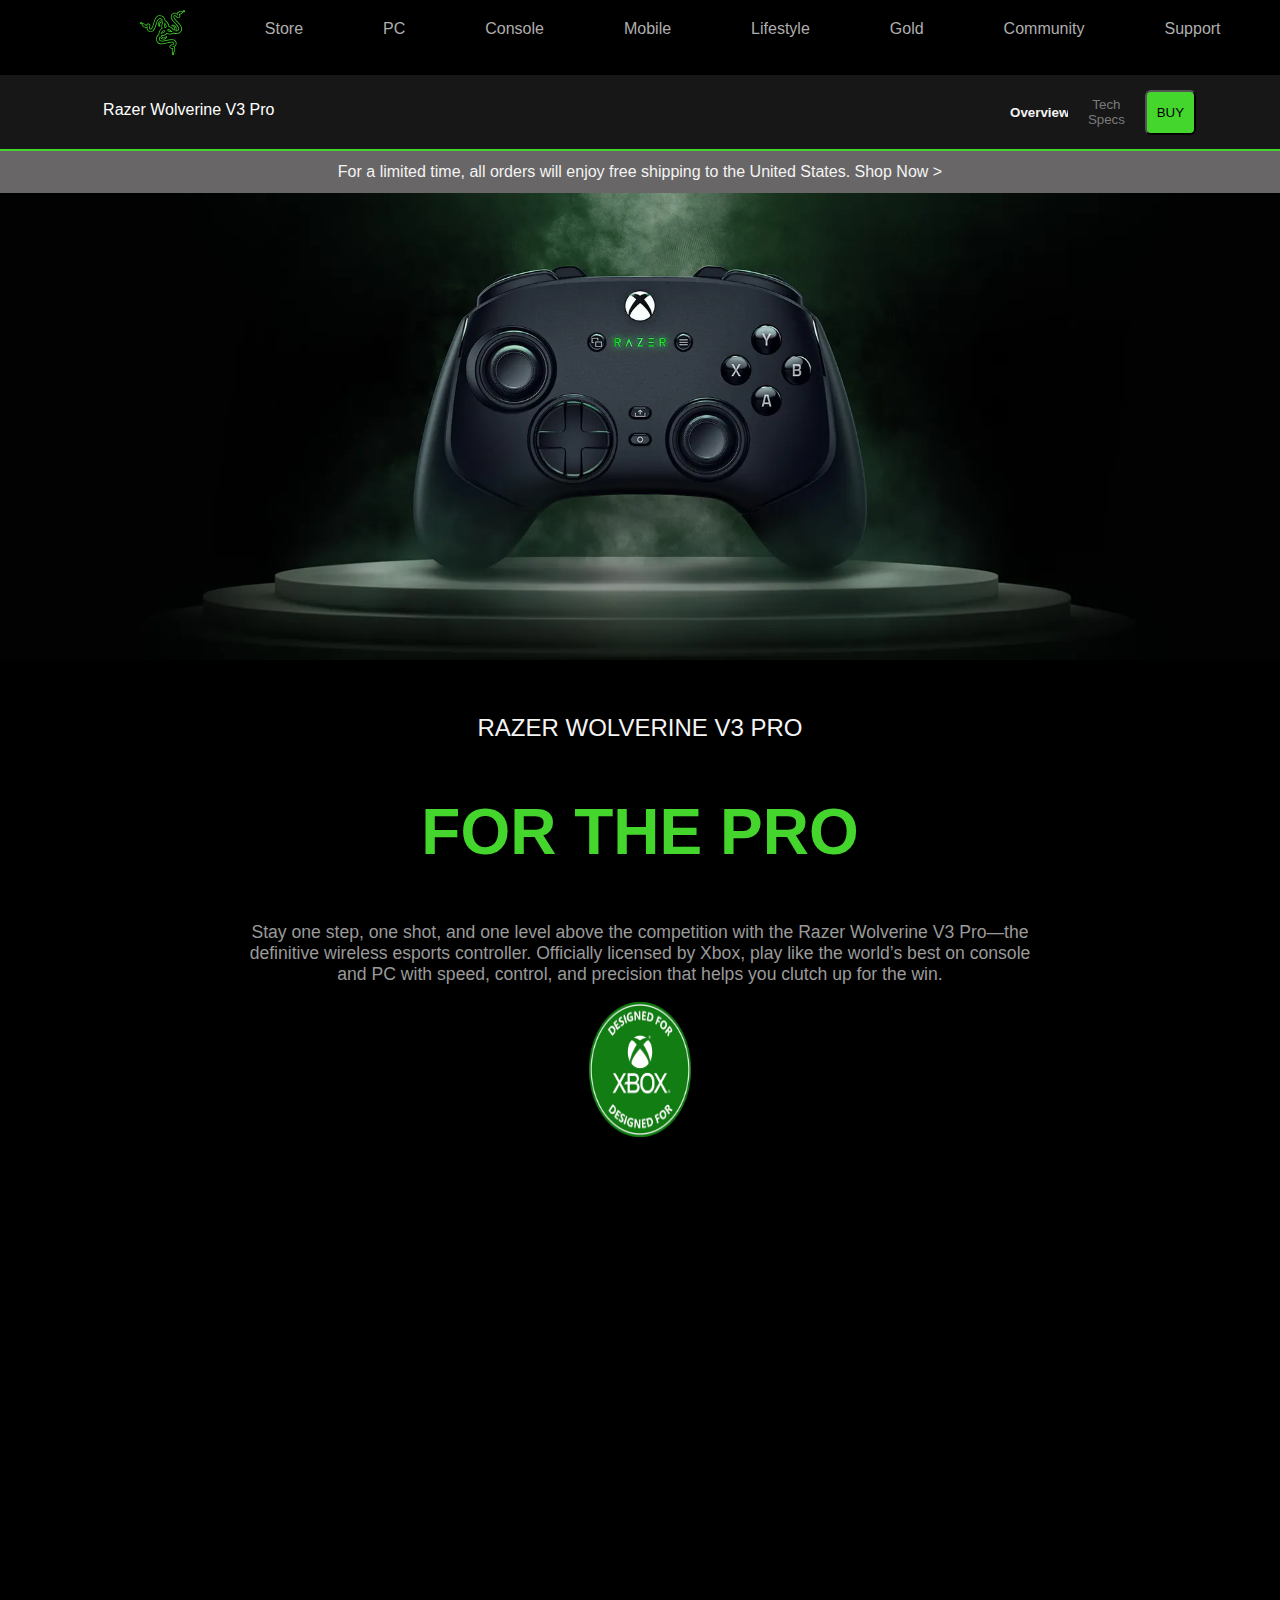
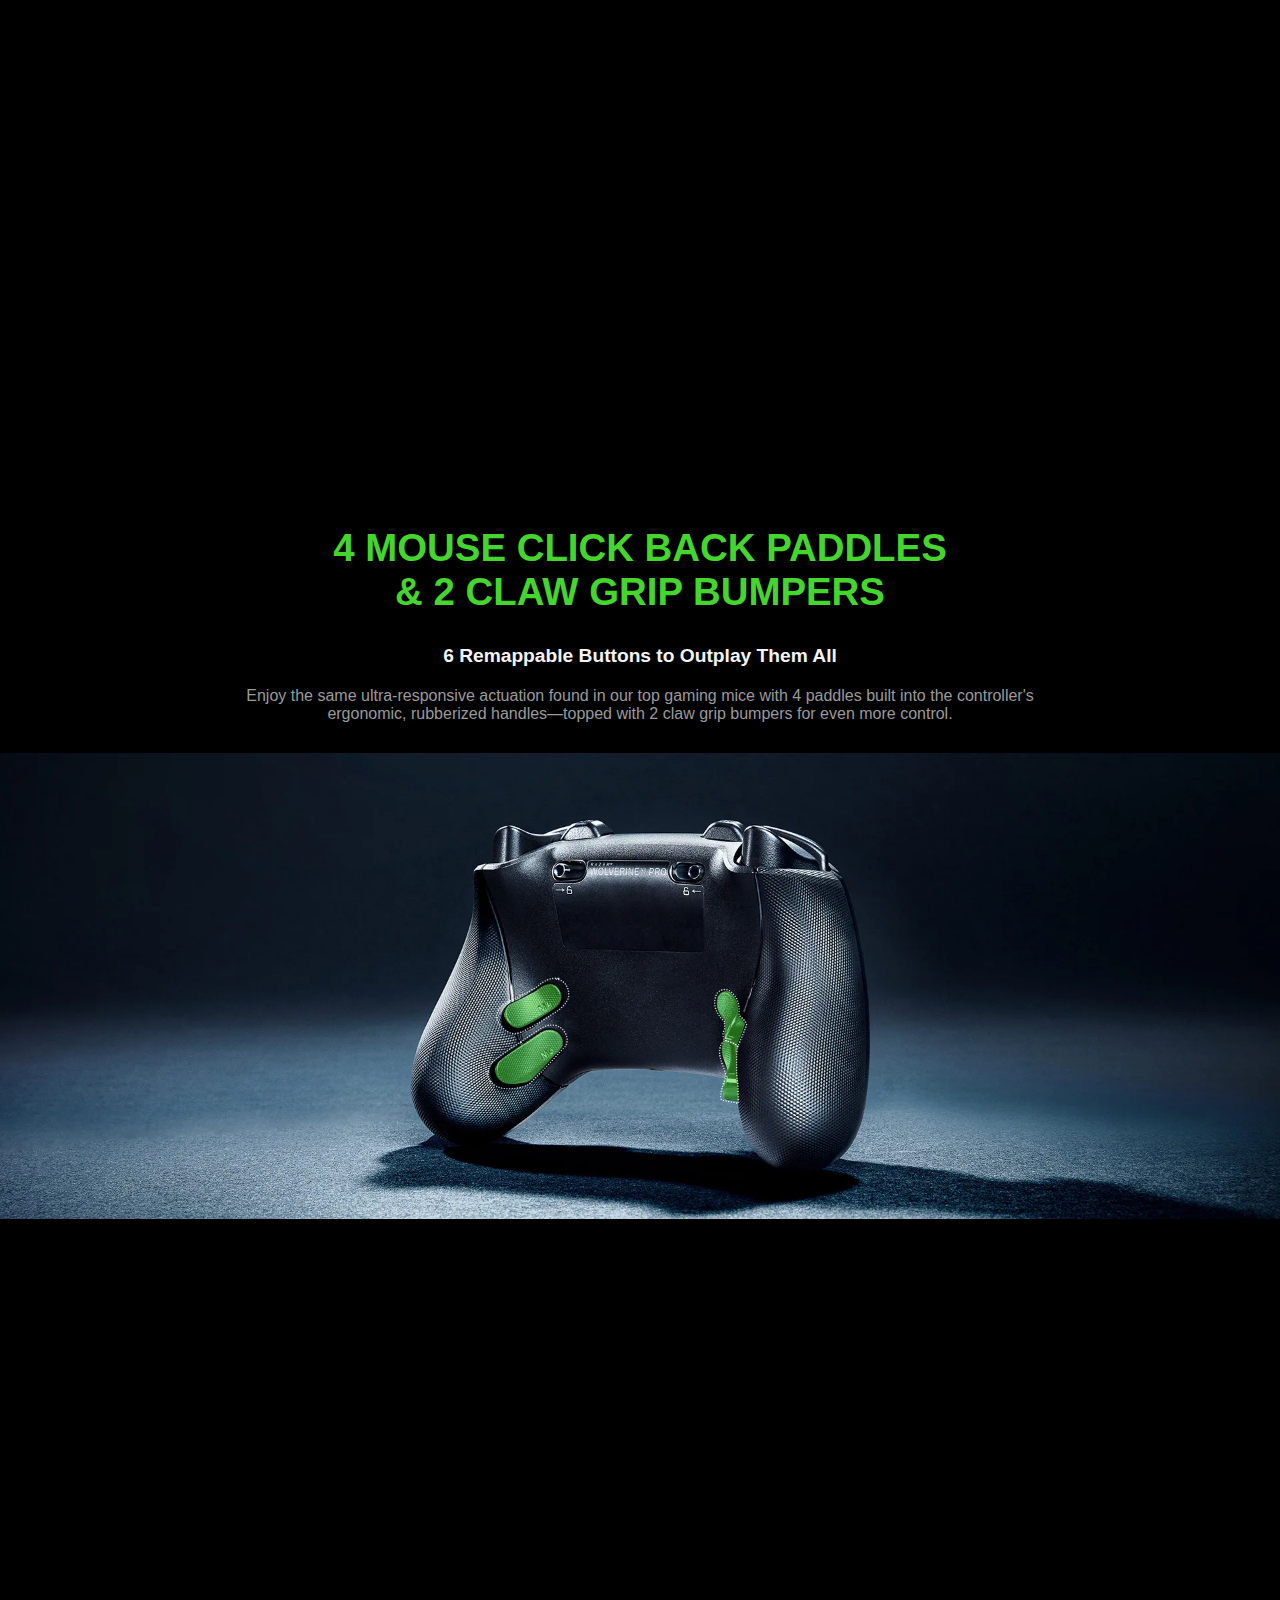
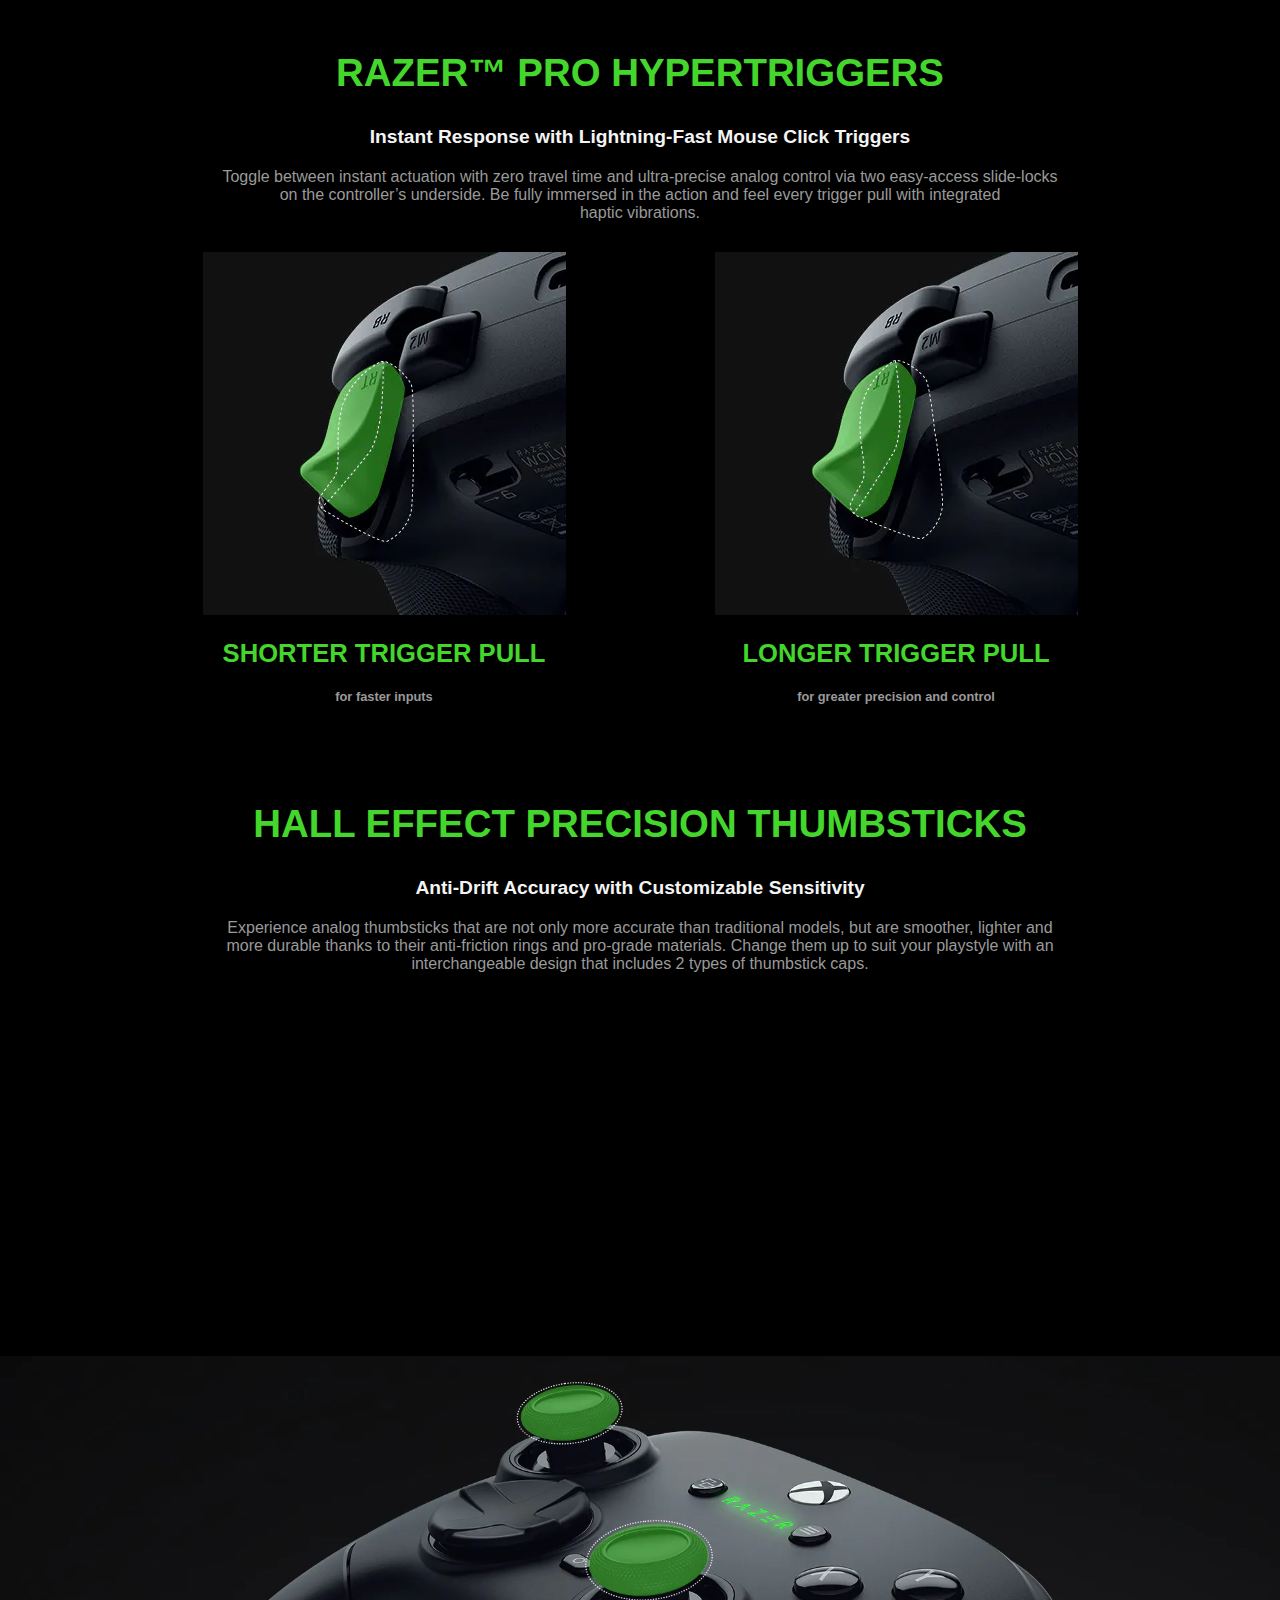
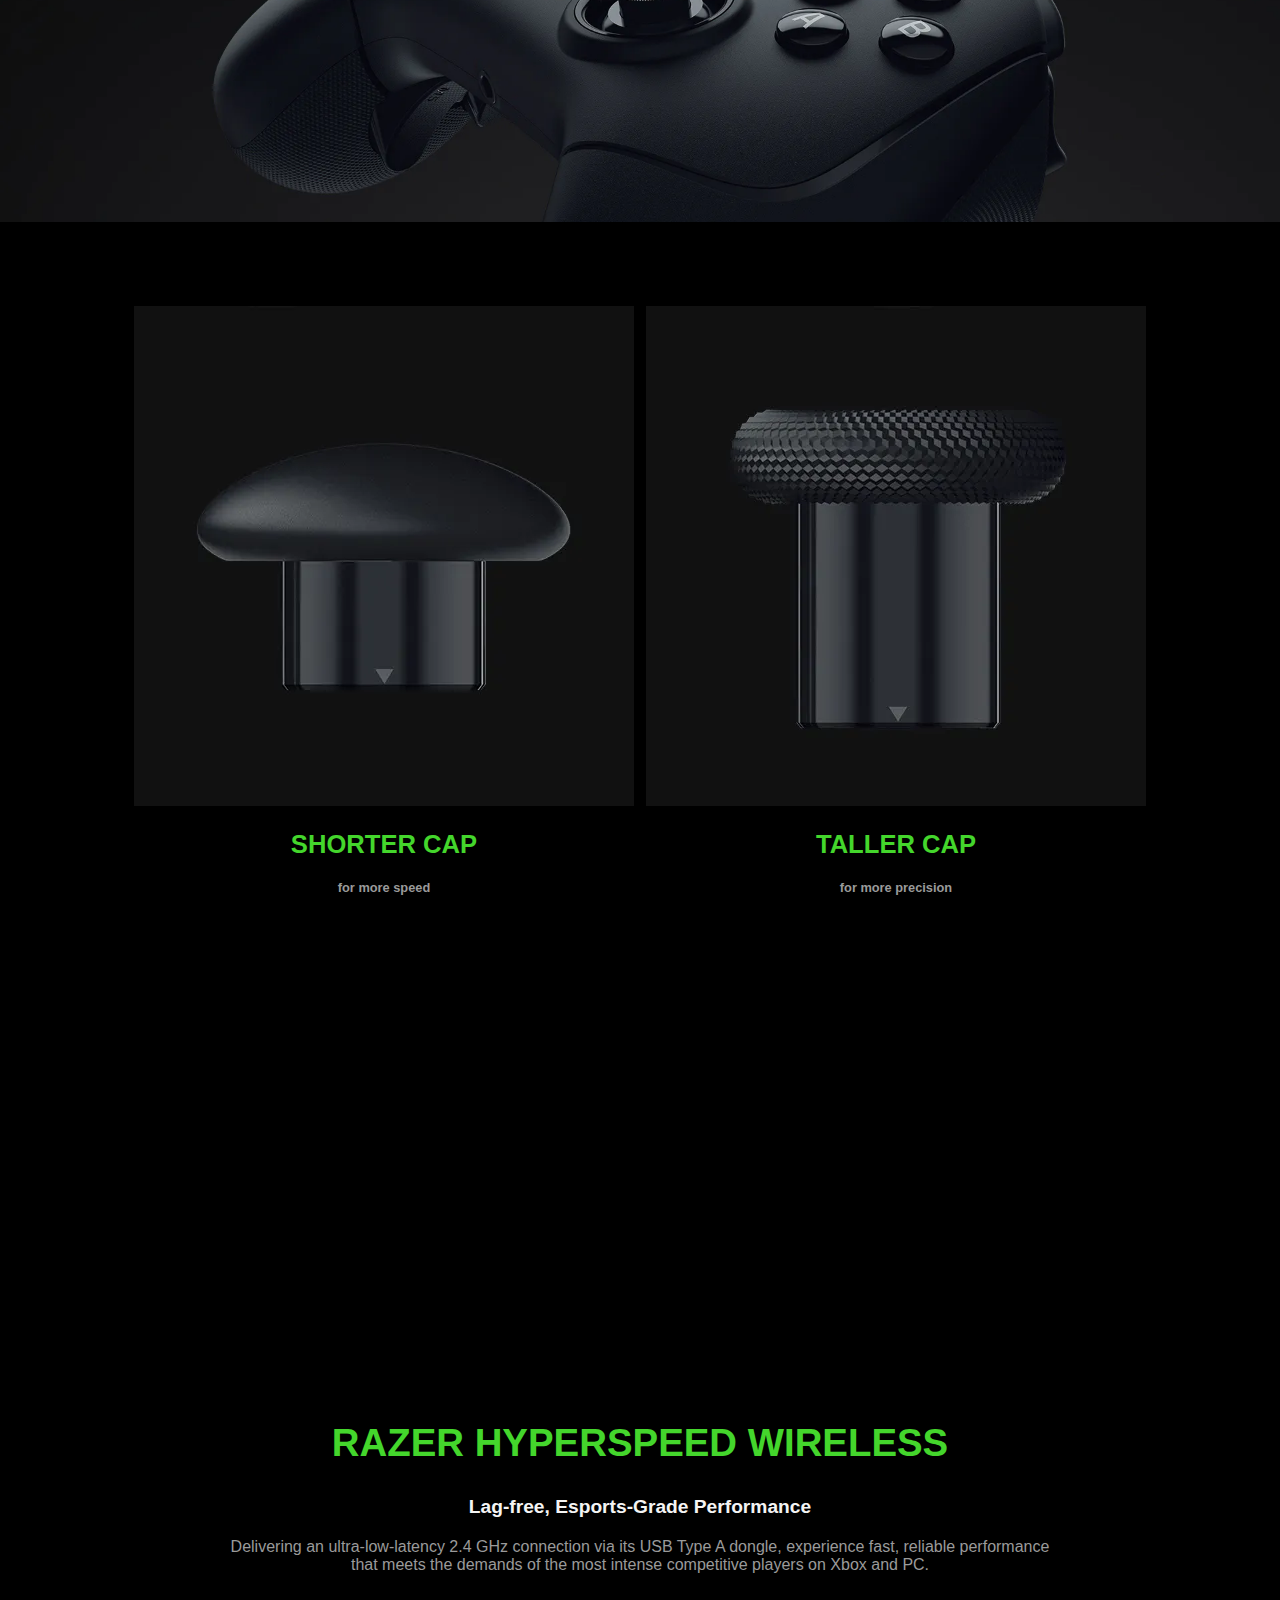
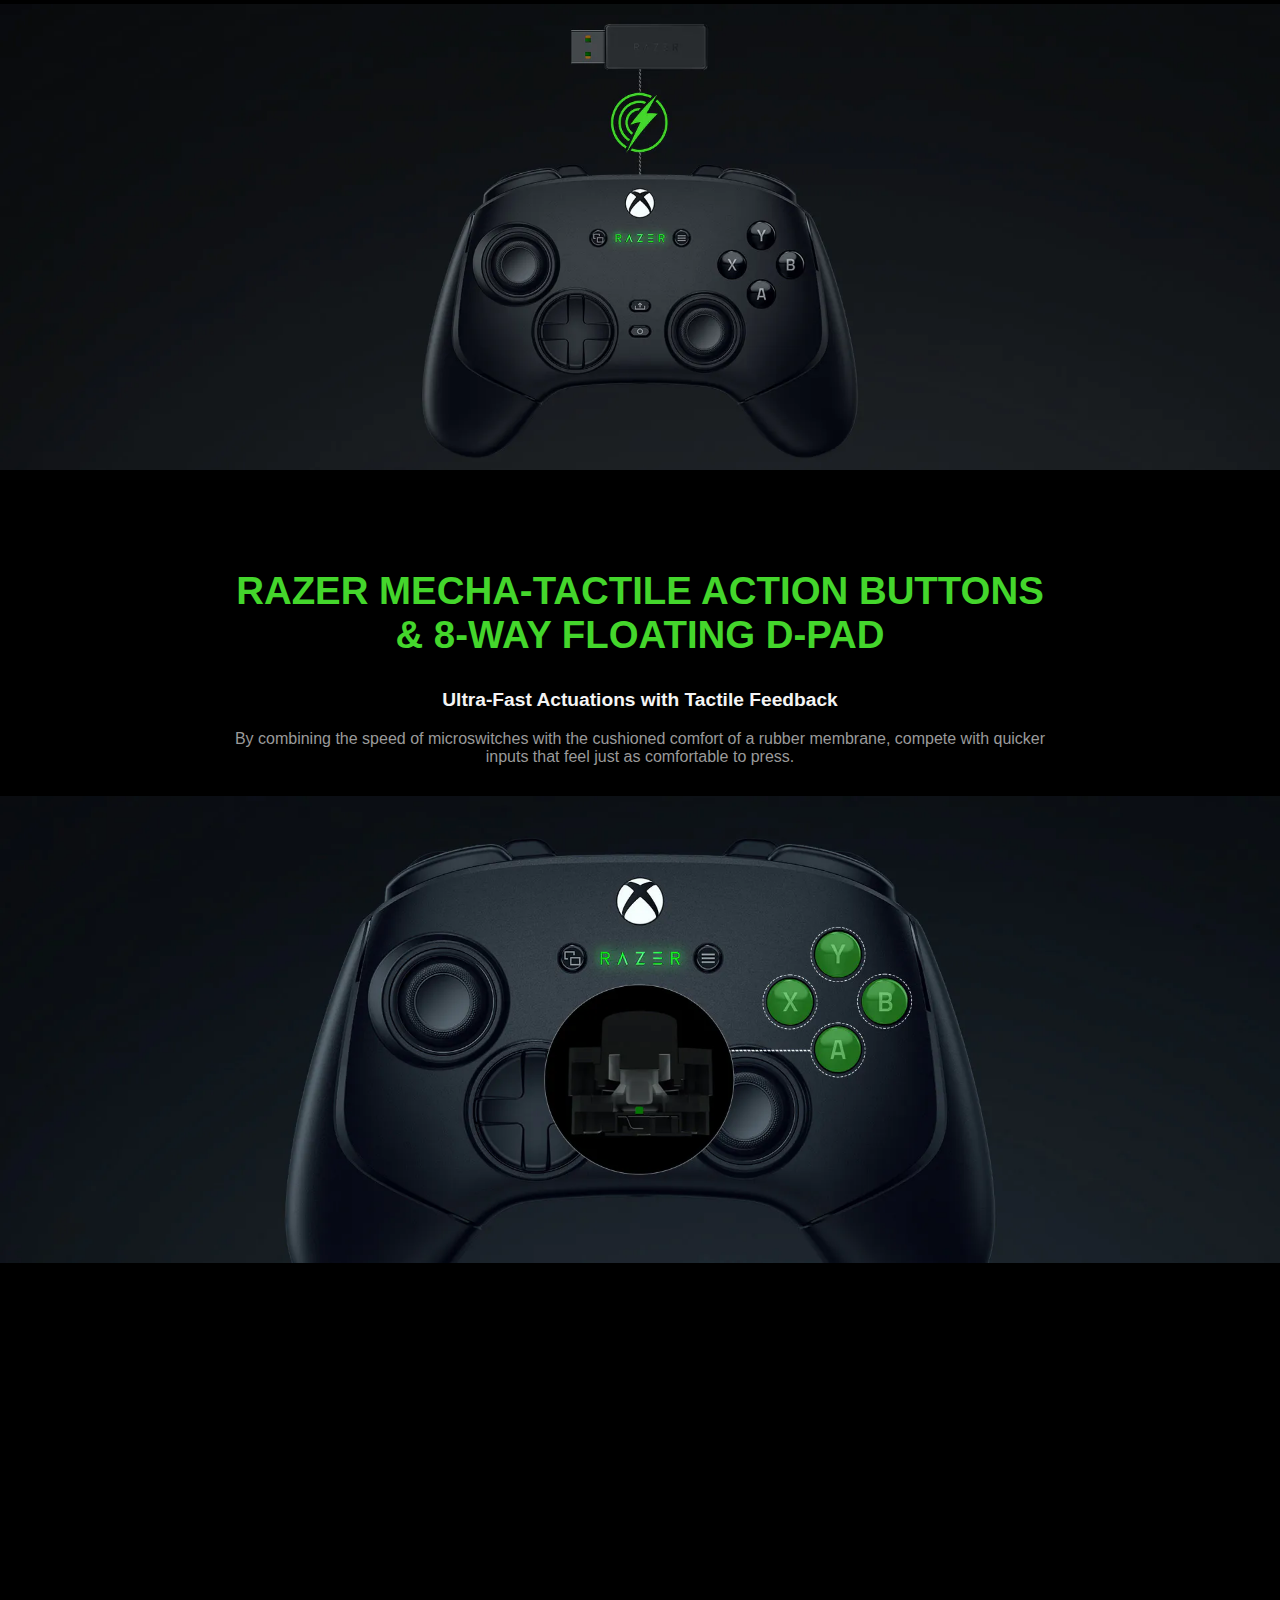
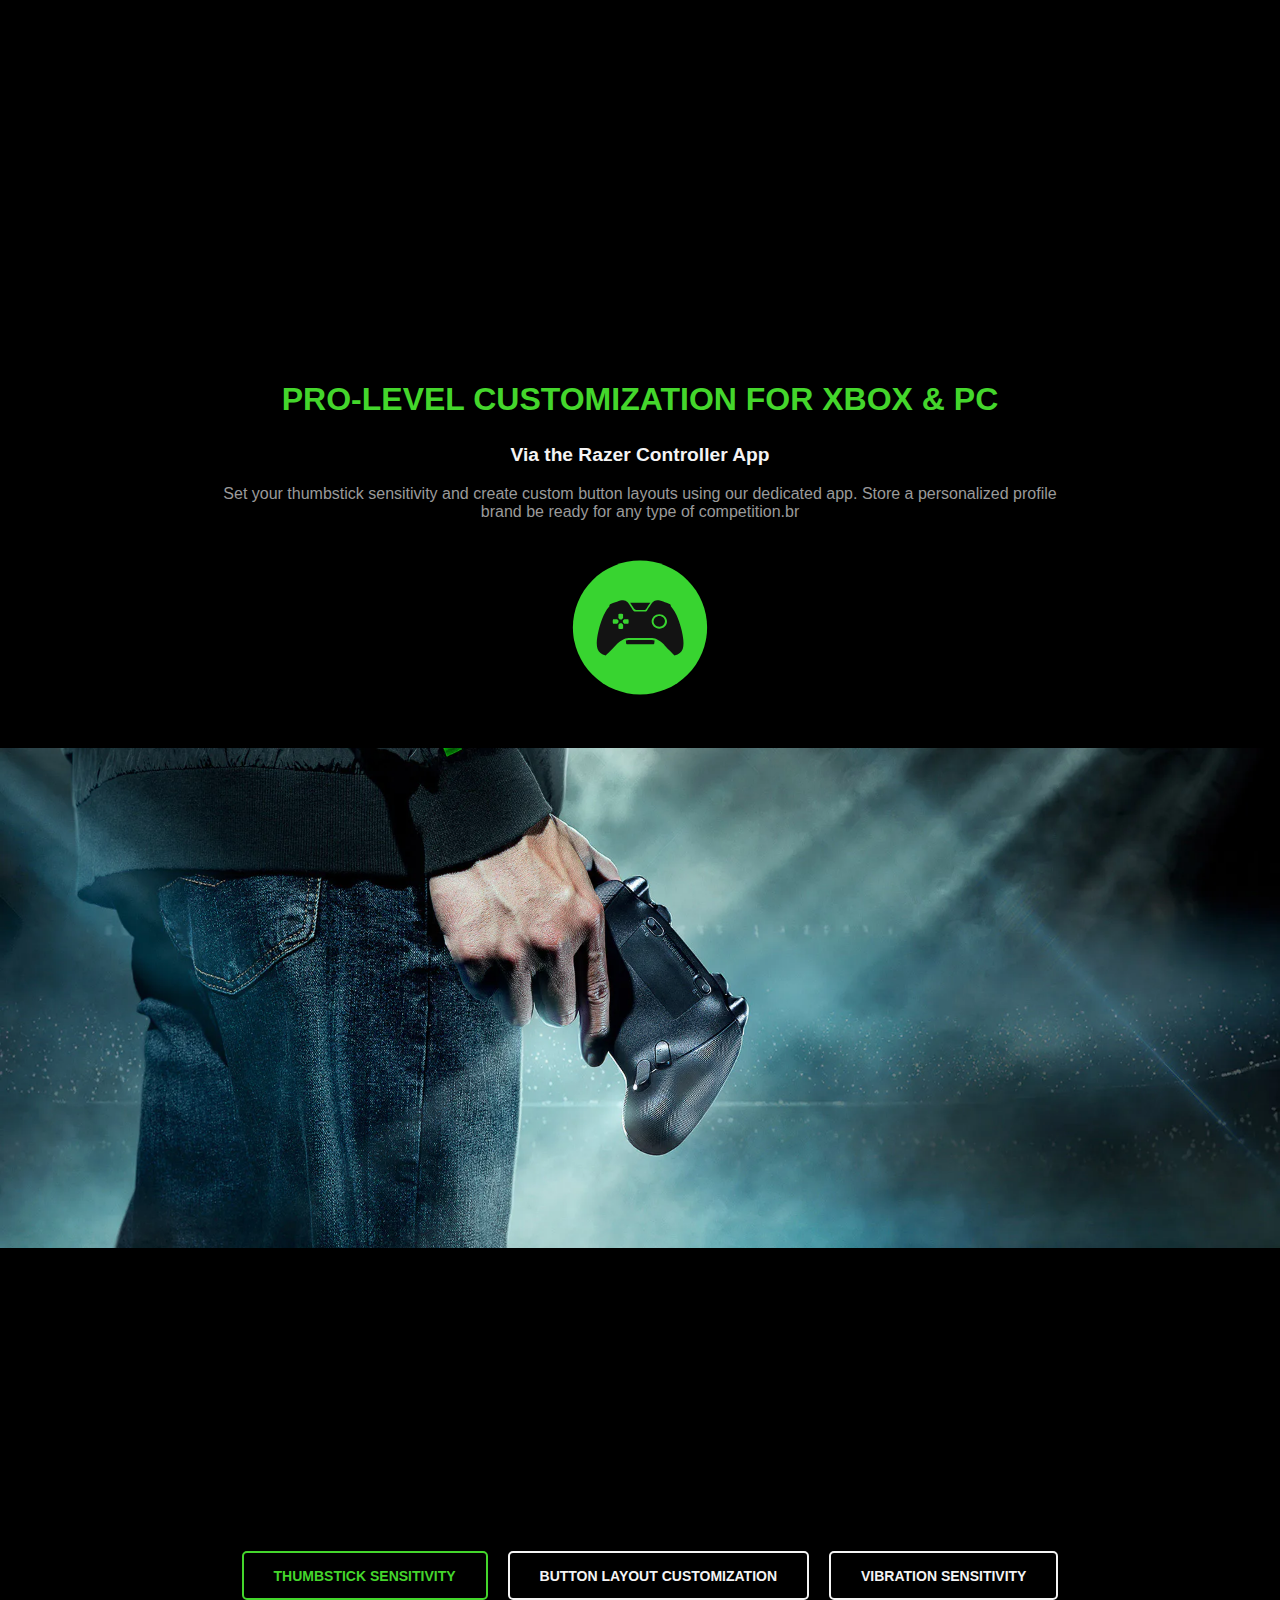
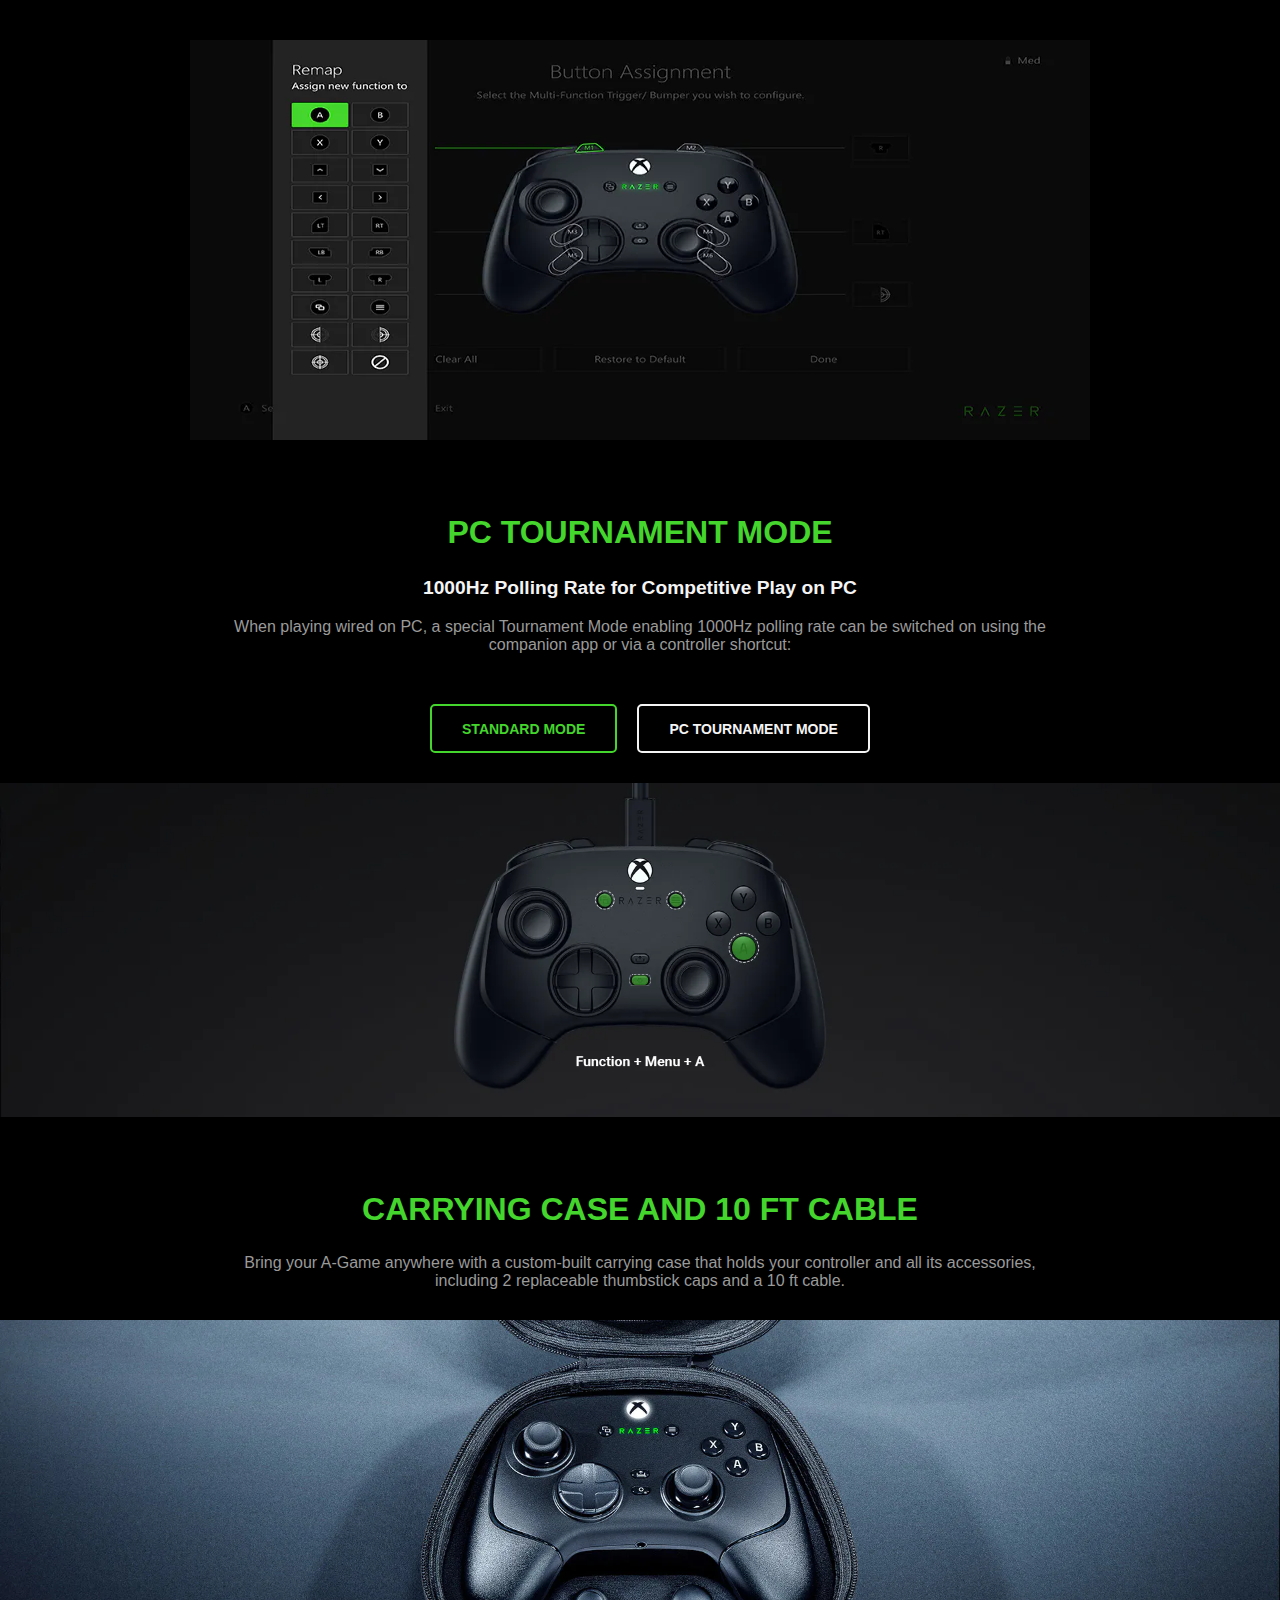
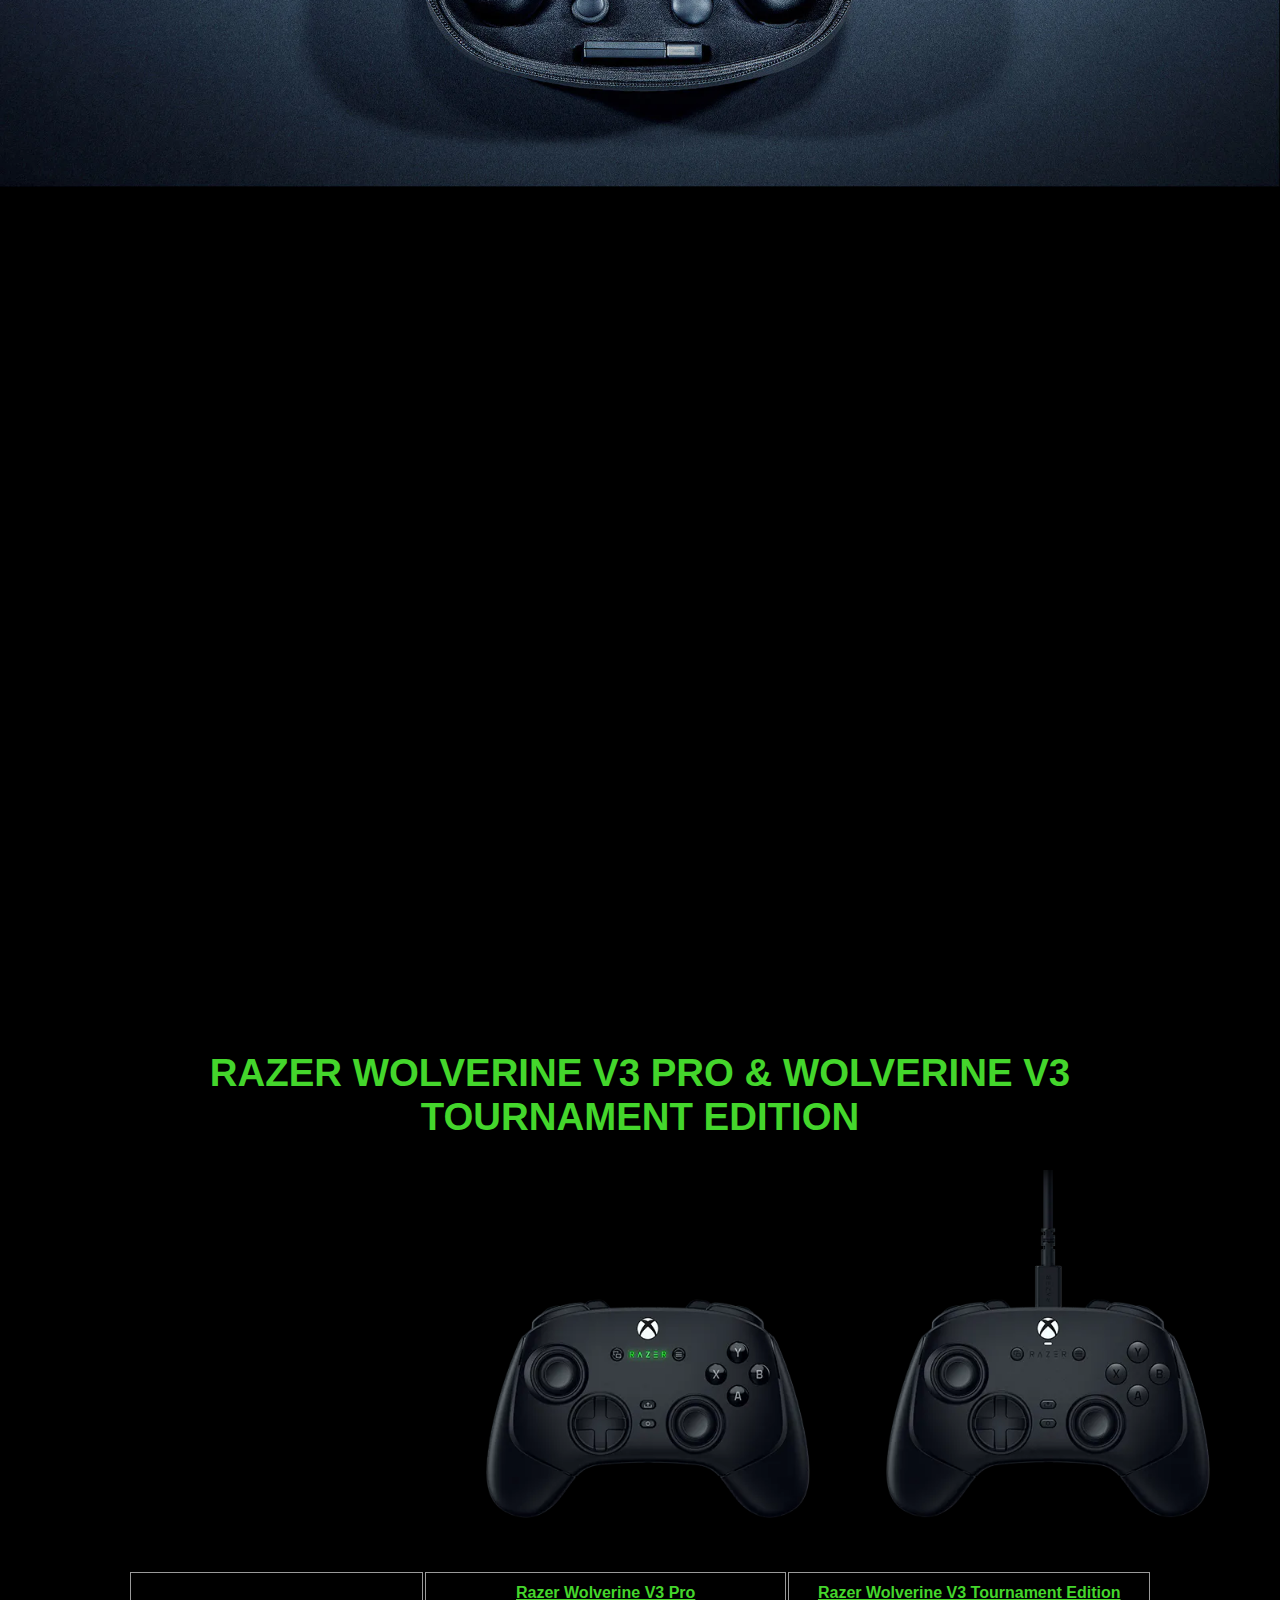
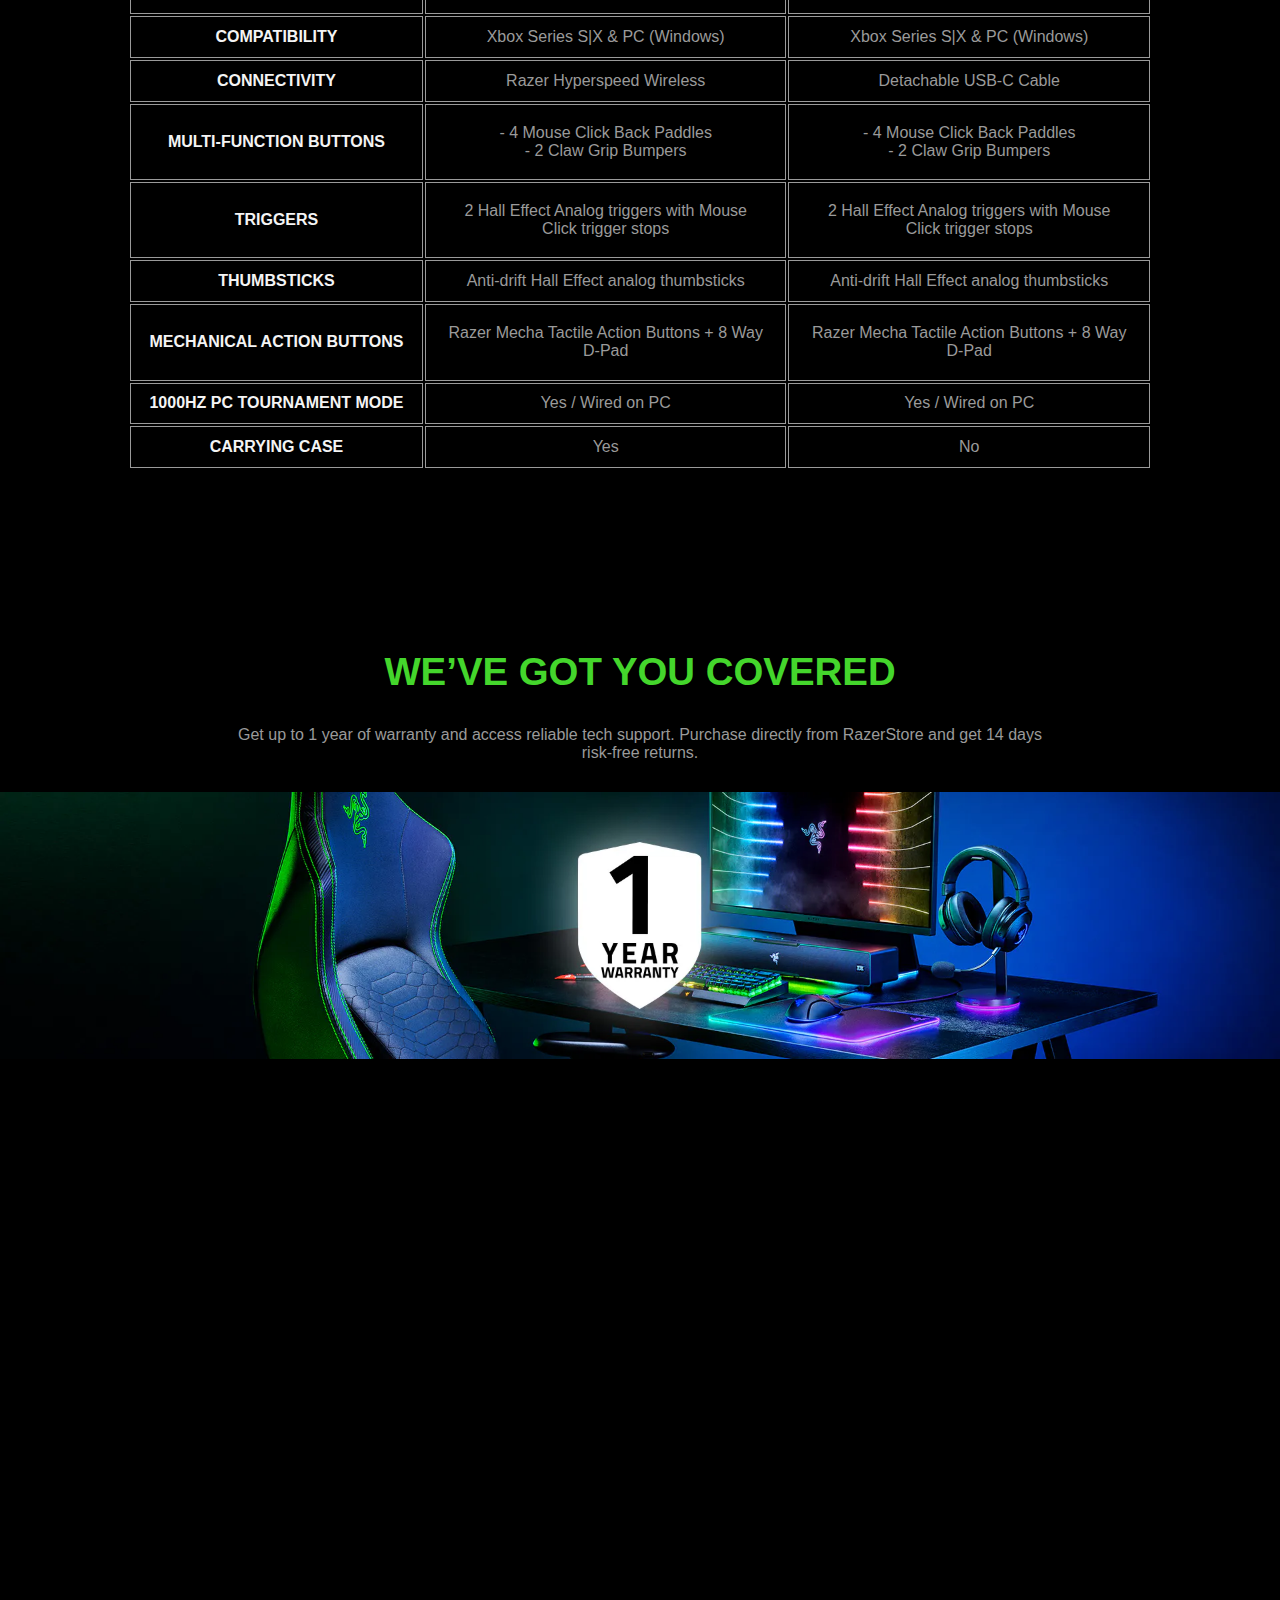
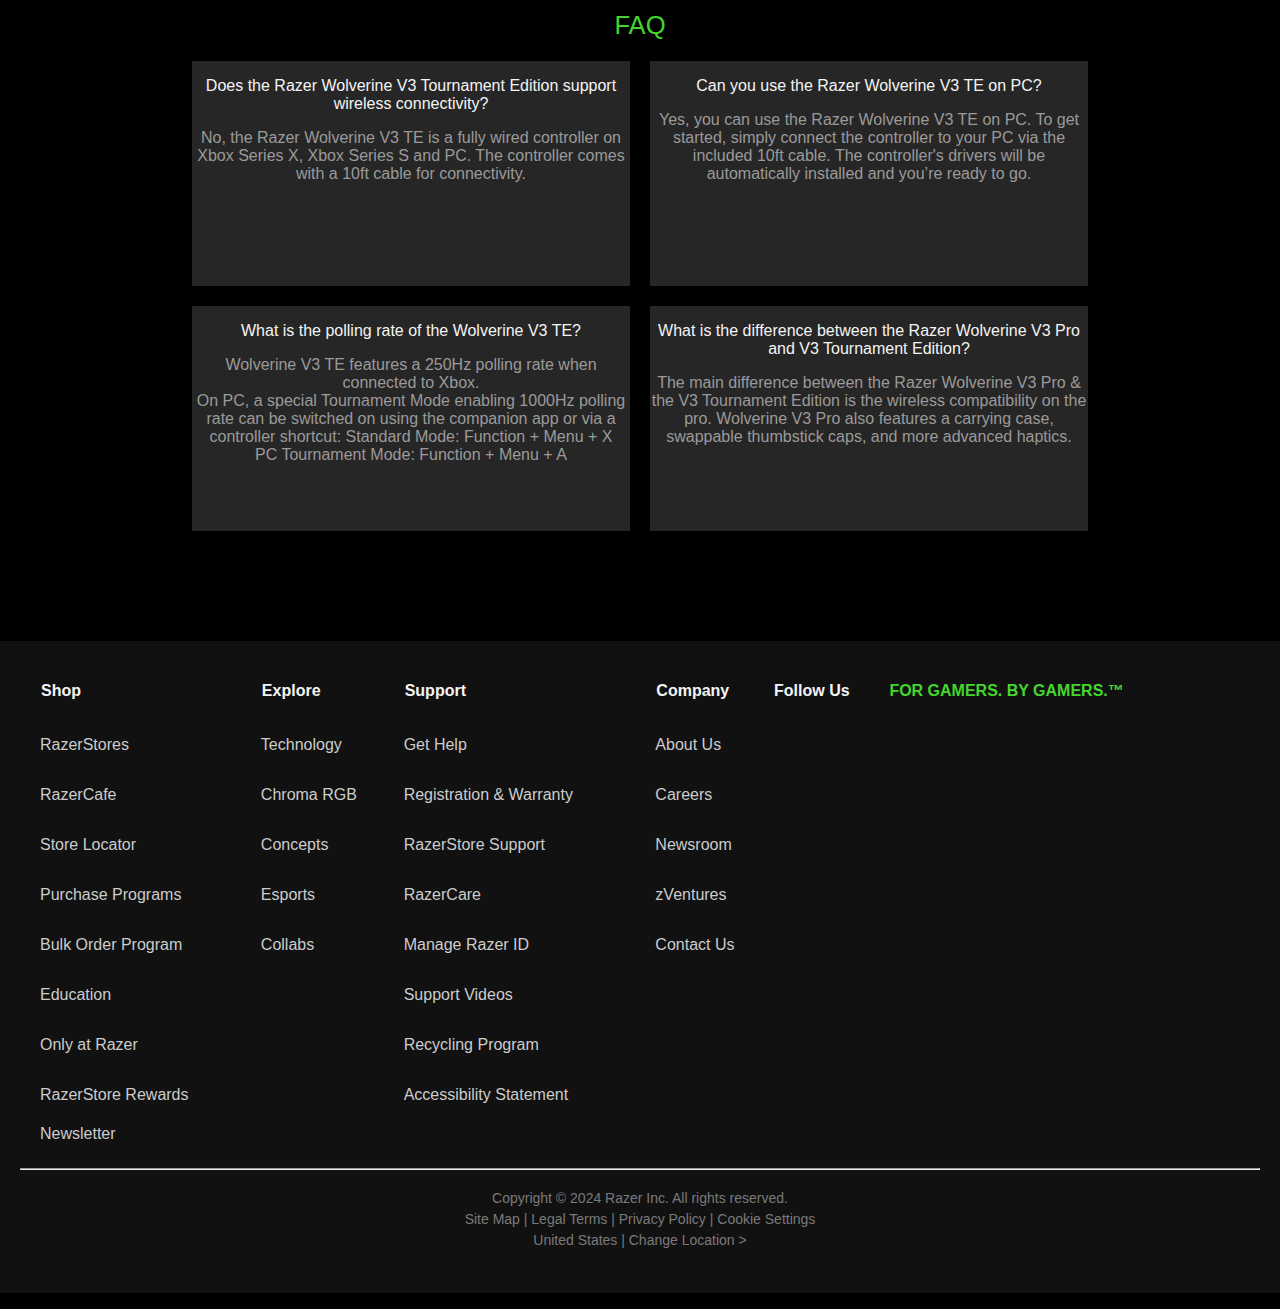
<file: index.html>
<!DOCTYPE html>
<html lang="en">

<head>
    <meta charset="UTF-8">
    <meta name="viewport" content="width=device-width, initial-scale=1.0">
    <title>Razer Wolverine V3 Tournament Edition Gaming Controller | Razer United States</title>
    <link rel="icon" type="image/x-icon" href="favicon.ico">
    <link rel="stylesheet" href="index.css">
</head>

<body>
    <div class="head">
        <ul>
            <img id="img1" src="razer-ths-logo.svg" alt="">
            <li>Store</li>
            <li>PC</li>
            <li>Console</li>
            <li>Mobile</li>
            <li>Lifestyle</li>
            <li>Gold</li>
            <li>Community</li>
            <li>Support</li>
            <li><svg xmlns="http://www.w3.org/2000/svg" height="24px" viewBox="0 -960 960 960" width="24px"
                    fill="#e8eaed">
                    <path
                        d="M784-120 532-372q-30 24-69 38t-83 14q-109 0-184.5-75.5T120-580q0-109 75.5-184.5T380-840q109 0 184.5 75.5T640-580q0 44-14 83t-38 69l252 252-56 56ZM380-400q75 0 127.5-52.5T560-580q0-75-52.5-127.5T380-760q-75 0-127.5 52.5T200-580q0 75 52.5 127.5T380-400Z" />
                </svg></li>
            <li><svg xmlns="http://www.w3.org/2000/svg" height="24px" viewBox="0 -960 960 960" width="24px"
                    fill="#e8eaed">
                    <path
                        d="M280-80q-33 0-56.5-23.5T200-160q0-33 23.5-56.5T280-240q33 0 56.5 23.5T360-160q0 33-23.5 56.5T280-80Zm400 0q-33 0-56.5-23.5T600-160q0-33 23.5-56.5T680-240q33 0 56.5 23.5T760-160q0 33-23.5 56.5T680-80ZM246-720l96 200h280l110-200H246Zm-38-80h590q23 0 35 20.5t1 41.5L692-482q-11 20-29.5 31T622-440H324l-44 80h480v80H280q-45 0-68-39.5t-2-78.5l54-98-144-304H40v-80h130l38 80Zm134 280h280-280Z" />
                </svg></li>
        </ul>
    </div>
    <div class="head2">
        <div class="logo"> Razer Wolverine V3 Pro </div>
        <button class="btn">Overview</button>
        <button class="btn1">Tech Specs</button>
        <button class="btn2">BUY</button>
    </div>
    <div class="color"></div>
    <div class="container">
        <div class="contain">
            <span class="spn1">For a limited time, all orders will enjoy free shipping to the United States. Shop Now
                ></span>
        </div>
        <img id="image1" src="img-1.webp" alt="">
        <div class="contain2">
            <h2 class="title">RAZER WOLVERINE V3 PRO</h2>
            <h2 class="maintitle">FOR THE PRO</h2>
            <p>Stay one step, one shot, and one level above the competition with the Razer Wolverine V3 Pro—the
                <br>definitive wireless esports controller. Officially licensed by Xbox, play like the world’s best on
                console <br>and PC with speed, control, and precision that helps you clutch up for the win.
            </p>
            <img id="image2" src="img-2.webp" alt="">
        </div>
        <div class="contain3">
            <iframe width="100%" height="552" src="https://www.youtube.com/embed/nzeLM1hGOu4"
                title="Razer Wolverine V3 Pro | For the Pro" frameborder="0"
                allow="accelerometer; autoplay; clipboard-write; encrypted-media; gyroscope; picture-in-picture; web-share"
                referrerpolicy="strict-origin-when-cross-origin" allowfullscreen></iframe>
        </div>
        <div class="contain4">
            <h2>
                4 MOUSE CLICK BACK PADDLES <br>
                & 2 CLAW GRIP BUMPERS
            </h2>
            <h3>6 Remappable Buttons to Outplay Them All</h3>
            Enjoy the same ultra-responsive actuation found in our top gaming mice with 4 paddles built into the
            controller's<br> ergonomic, rubberized handles—topped with 2 claw grip bumpers for even more control.

            <img id="image3" src="img-3.webp" alt="">
        </div>

        <div class="contain5">
            <h2>RAZER™ PRO HYPERTRIGGERS</h2>
            <h3>Instant Response with Lightning-Fast Mouse Click Triggers</h3>
            Toggle between instant actuation with zero travel time and ultra-precise analog control via two easy-access
            slide-locks <br> on the controller’s underside. Be fully immersed in the action and feel every trigger pull
            with integrated <br> haptic vibrations.
            <div class="imagefold">
                <div class="imagefirst">
                    <img src="img-4.webp" alt="">
                    <h2>SHORTER TRIGGER PULL</h2>
                    <h3>for faster inputs</h3>
                </div>
                <div class="imagesecond">
                    <img src="img-5.webp" alt="">
                    <h2>LONGER TRIGGER PULL</h2>
                    <h3>for greater precision and control</h3>
                </div>
            </div>
            <h2>HALL EFFECT PRECISION THUMBSTICKS</h2>
            <h3>Anti-Drift Accuracy with Customizable Sensitivity</h3>
            Experience analog thumbsticks that are not only more accurate than traditional models, but are smoother,
            lighter and <br> more durable thanks to their anti-friction rings and pro-grade materials. Change them up to
            suit your playstyle with an <br> interchangeable design that includes 2 types of thumbstick caps.
        </div>
        <div class="contain6">
            <img id="image6" src="img-6.webp" alt="">
            <div class="imagefold">
                <div class="imagefirst">
                    <img src="img-7.webp" alt="">
                    <h2>SHORTER CAP</h2>
                    <h3>for more speed</h3>
                </div>
                <div class="imagesecond">
                    <img src="img-8.webp" alt="">
                    <h2>TALLER CAP</h2>
                    <h3>for more precision</h3>
                </div>
            </div>
        </div>
        <div class="contain7">
            <h2>RAZER HYPERSPEED WIRELESS</h2>
            <h3>Lag-free, Esports-Grade Performance</h3>
            Delivering an ultra-low-latency 2.4 GHz connection via its USB Type A dongle, experience fast, reliable
            performance <br> that meets the demands of the most intense competitive players on Xbox and PC.
            <img id="image7" src="img-9.webp" alt="">
            <h2>RAZER MECHA-TACTILE ACTION BUTTONS <br>
                & 8-WAY FLOATING D-PAD</h2>
            <h3>Ultra-Fast Actuations with Tactile Feedback</h3>
            By combining the speed of microswitches with the cushioned comfort of a rubber membrane, compete with
            quicker <br> inputs that feel just as comfortable to press.
            <img id="image8" src="img-10.webp" alt="">
        </div>
        <div class="contain8">
            <h2>PRO-LEVEL CUSTOMIZATION FOR XBOX & PC</h2>
            <h3>Via the Razer Controller App</h3>
            Set your thumbstick sensitivity and create custom button layouts using our dedicated app. Store a
            personalized profile <br>brand be ready for any type of competition.br
            <br>
            <img id="image9" src="img-11.svg" alt="">
            <img id="image10" src="img-12.webp" alt="">
        </div>
        <div class="contain9">
            <div class="part">
                <div class="first">
                    <center><b>THUMBSTICK SENSITIVITY</b></center>
                </div>
                <div class="second">
                    <center><b>BUTTON LAYOUT CUSTOMIZATION</b></center>
                </div>
                <div class="third">
                    <center><b>VIBRATION SENSITIVITY</b></center>
                </div>
            </div>
            <img id="image11" src="img-13.webp" alt="">
            <h2>PC TOURNAMENT MODE</h2>
            <h3>1000Hz Polling Rate for Competitive Play on PC</h3>
            When playing wired on PC, a special Tournament Mode enabling 1000Hz polling rate can be switched on using
            the <br>companion app or via a controller shortcut:
            <div class="part2">
                <div class="first">
                    <center><b>Standard Mode</b></center>
                </div>
                <div class="second">
                    <center><b>PC Tournament Mode</b></center>
                </div>
            </div>
            <img id="image12" src="img-14.webp" alt="">
            <h2>CARRYING CASE AND 10 FT CABLE</h2>
            Bring your A-Game anywhere with a custom-built carrying case that holds your controller and all its
            accessories,<br> including 2 replaceable thumbstick caps and a 10 ft cable.
            <img id="image12" src="img-15.webp" alt="">
        </div>
        <div class="contain10">
            <h2>Razer Wolverine V3 Pro & Wolverine V3 <br>Tournament Edition</h2>
            <div class="imagefold2">
                <img class="image13" src="img-16.webp" alt="">
                <img class="image13" src="img-17.webp" alt="">
            </div>
            <table class="table1">
                <tr>
                    <th class="row"></th>
                    <th class="rowcol">Razer Wolverine V3 Pro</th>
                    <th class="rowcol">Razer Wolverine V3 Tournament Edition</th>
                </tr>
                <tr>
                    <td class="row">Compatibility</td>
                    <td>Xbox Series S|X & PC (Windows)</td>
                    <td>Xbox Series S|X & PC (Windows)</td>
                </tr>
                <tr>
                    <td class="row">Connectivity</td>
                    <td>Razer Hyperspeed Wireless</td>
                    <td>Detachable USB-C Cable</td>
                </tr>
                <tr>
                    <td class="row">Multi-Function Buttons</td>
                    <td>- 4 Mouse Click Back Paddles <br>
                        - 2 Claw Grip Bumpers</td>
                    <td>- 4 Mouse Click Back Paddles <br>
                        - 2 Claw Grip Bumpers</td>
                </tr>
                <tr>
                    <td class="row">Triggers</td>
                    <td>2 Hall Effect Analog triggers with Mouse <br> Click trigger stops</td>
                    <td>2 Hall Effect Analog triggers with Mouse <br>Click trigger stops</td>
                </tr>
                <tr>
                    <td class="row">Thumbsticks</td>
                    <td>Anti-drift Hall Effect analog thumbsticks</td>
                    <td>Anti-drift Hall Effect analog thumbsticks</td>
                </tr>
                <tr>
                    <td class="row">Mechanical Action Buttons</td>
                    <td>Razer Mecha Tactile Action Buttons + 8 Way <br> D-Pad</td>
                    <td>Razer Mecha Tactile Action Buttons + 8 Way <br>D-Pad</td>
                </tr>
                <tr>
                    <td class="row">1000Hz PC Tournament Mode</td>
                    <td>Yes / Wired on PC</td>
                    <td>Yes / Wired on PC</td>
                </tr>
                <tr>
                    <td class="row">Carrying Case</td>
                    <td>Yes</td>
                    <td>No</td>
                </tr>
            </table>
            <h2>We’ve Got You Covered</h2>
            Get up to 1 year of warranty and access reliable tech support. Purchase directly from RazerStore and get 14
            days <br>risk‑free returns.
            <img id="image14" src="img-18.webp" alt="">
        </div>
        <div class="contain11">
            <h2>FAQ</h2>
            <div class="fold1">
                <div class="one">
                    <p>Does the Razer Wolverine V3 Tournament Edition support wireless connectivity?</p>
                    No, the Razer Wolverine V3 TE is a fully wired controller on Xbox Series X, Xbox Series S and PC.
                    The controller comes with a 10ft cable for connectivity.
                </div>
                <div class="two">
                    <p>Can you use the Razer Wolverine V3 TE on PC?</p>
                    Yes, you can use the Razer Wolverine V3 TE on PC. To get started, simply connect the controller to
                    your PC via the included 10ft cable. The controller's drivers will be automatically installed and
                    you’re ready to go.
                </div>
            </div>
            <div class="fold2">
                <div class="one">
                    <p>What is the polling rate of the Wolverine V3 TE?</p>
                    Wolverine V3 TE features a 250Hz polling rate when connected to Xbox. <br>

                    On PC, a special Tournament Mode enabling 1000Hz polling rate can be switched on using the companion
                    app or via a controller shortcut:
                    Standard Mode: Function + Menu + X <br>
                    PC Tournament Mode: Function + Menu + A
                </div>
                <div class="two">
                    <p>What is the difference between the Razer Wolverine V3 Pro and V3 Tournament Edition?</p>
                    The main difference between the Razer Wolverine V3 Pro & the V3 Tournament Edition is the wireless
                    compatibility on the pro. Wolverine V3 Pro also features a carrying case, swappable thumbstick caps,
                    and more advanced haptics.
                </div>
            </div>

        </div>
        <div class="footer">
            <div class="table-container">
                <table class="table2">
                    <tr>
                        <th>Shop</th>
                        <th>Explore</th>
                        <th>Support</th>
                        <th>Company</th>
                        <th class="follow">Follow Us</th>
                        <th style="color: #44d62c;">FOR GAMERS. BY GAMERS.™</th>
                    </tr>
                    <tr>
                        <td>RazerStores</td>
                        <td>Technology</td>
                        <td>Get Help</td>
                        <td>About Us</td>
                        <td><a href="#" class="facebook"></a></td>
                    </tr>
                    <tr>
                        <td>RazerCafe</td>
                        <td>Chroma RGB</td>
                        <td>Registration & Warranty</td>
                        <td>Careers</td>
                        <td> <a href="#" class="insta"></a></td>
                    </tr>
                    <tr>
                        <td>Store Locator</td>
                        <td>Concepts</td>
                        <td>RazerStore Support</td>
                        <td>Newsroom</td>
                        <td><a href="#" class="thread"></a></td>
                    </tr>
                    <tr>
                        <td>Purchase Programs</td>
                        <td>Esports</td>
                        <td>RazerCare</td>
                        <td>zVentures</td>
                        <td> <a href="#" class="twitter"></a></td>
                    </tr>
                    <tr>
                        <td>Bulk Order Program</td>
                        <td>Collabs</td>
                        <td>Manage Razer ID</td>
                        <td>Contact Us</td>
                        <td> <a href="#" class="youtube"></a></td>
                    </tr>
                    <tr>
                        <td>Education</td>
                        <td></td>
                        <td>Support Videos</td>
                        <td></td>
                        <td> <a href="#" class="tiktok"></a></td>
                    </tr>
                    <tr>
                        <td>Only at Razer</td>
                        <td></td>
                        <td>Recycling Program</td>
                        <td></td>
                        <td>  <a href="#" class="twitch"></a></td>
                    </tr>
                    <tr>
                        <td>RazerStore Rewards</td>
                        <td></td>
                        <td>Accessibility Statement</td>
                        <td></td>
                        <td><a href="#" class="discord"></a></td>
                    </tr>
                    <tr>
                        <td>Newsletter</td>
                        <td></td>
                        <td></td>
                        <td></td>
                        <td></td>
                    </tr>
                    <tr>
                    </tr>
                </table>
            </div>
            <hr>
            <div class="footer-bottom">
                <p>Copyright © 2024 Razer Inc. All rights reserved.</p>
                <p>Site Map | Legal Terms | Privacy Policy | Cookie Settings</p>
                <p>United States | Change Location ></p>
            </div>
        </div>

    </div>
</body>

</html>
</file>
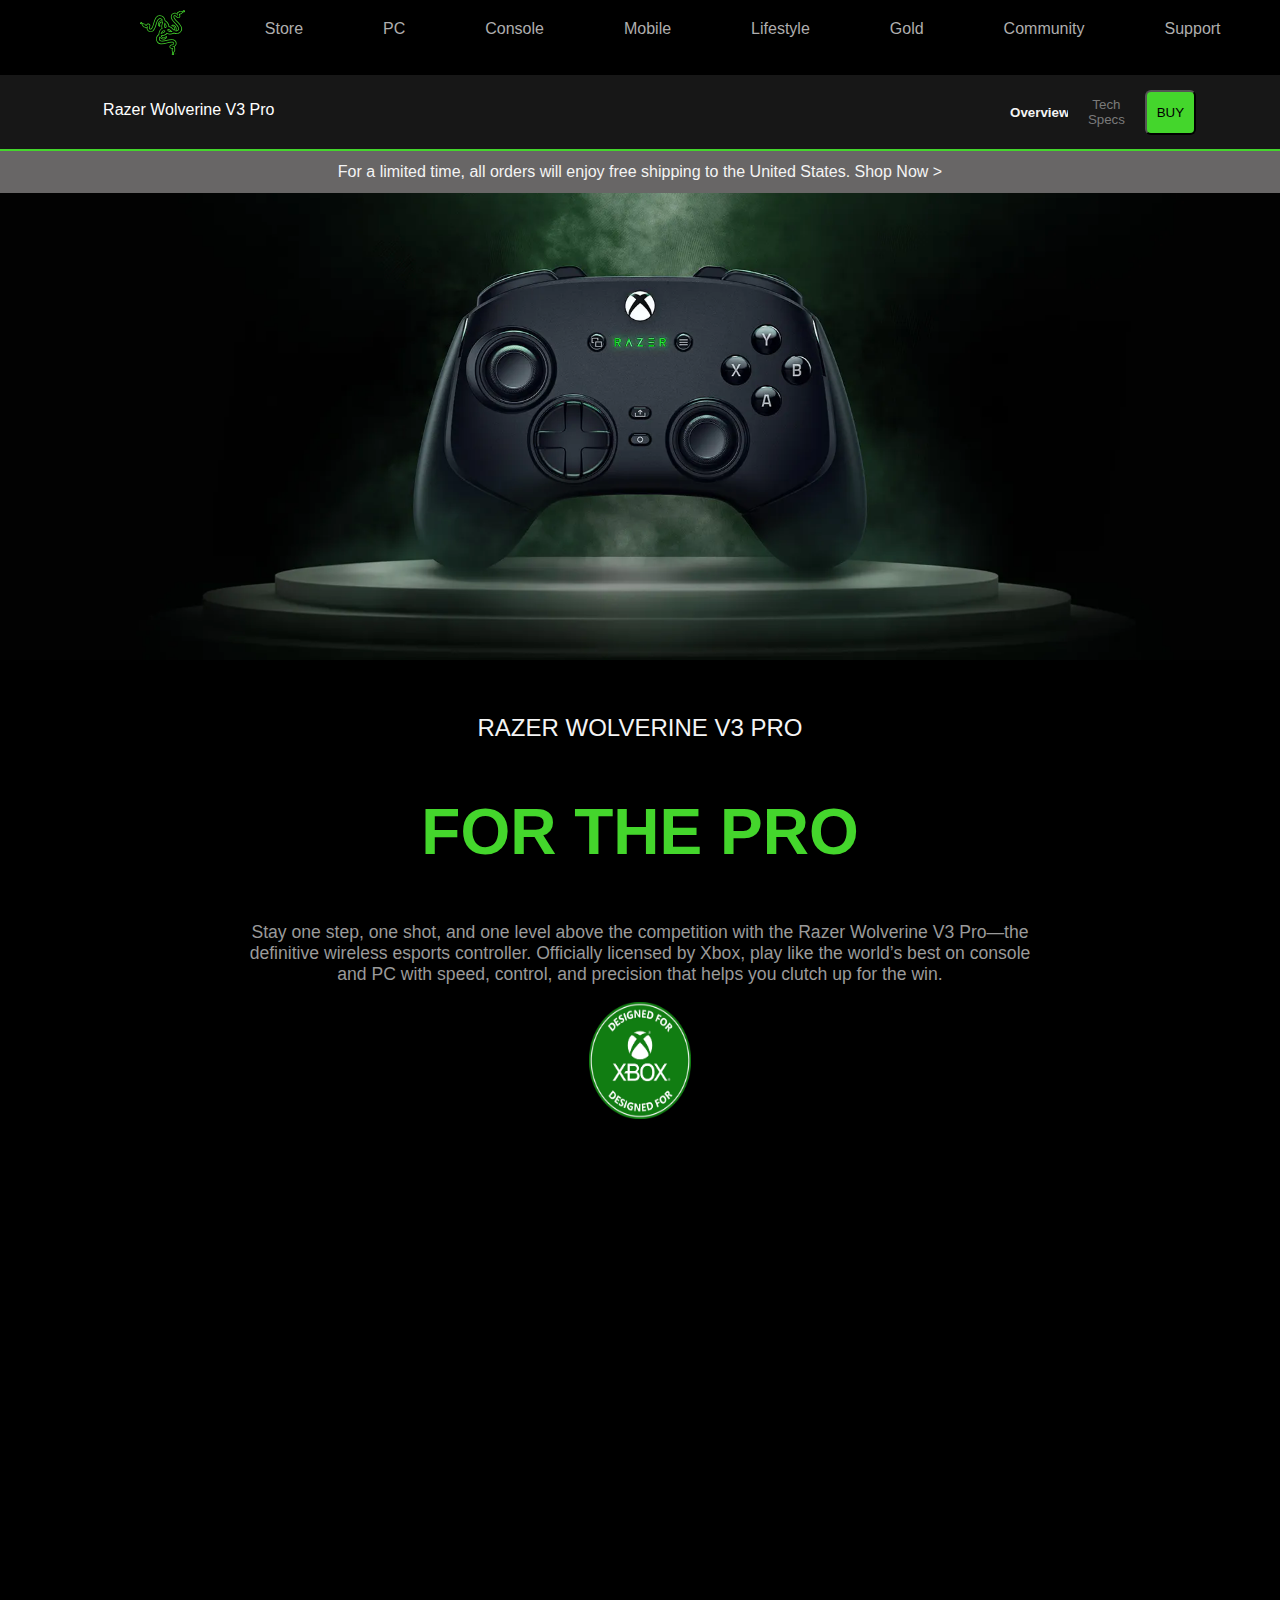
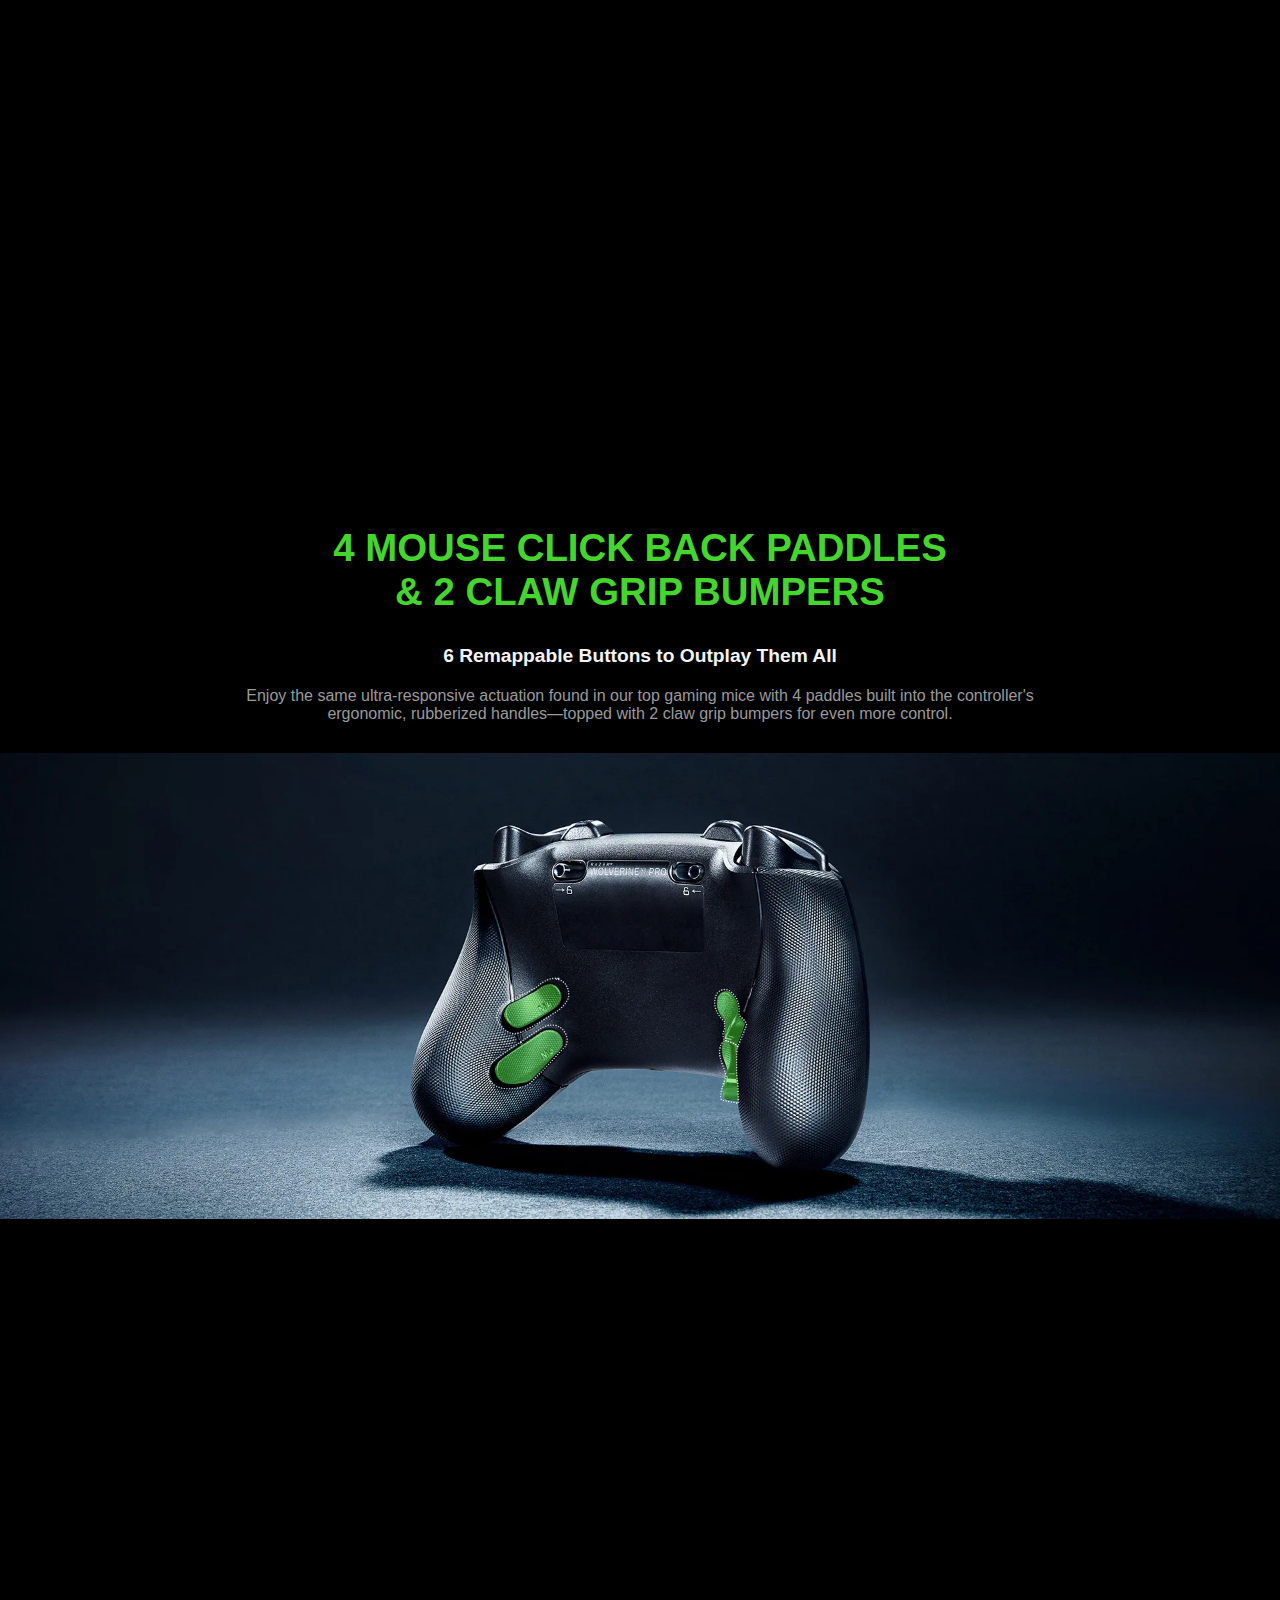
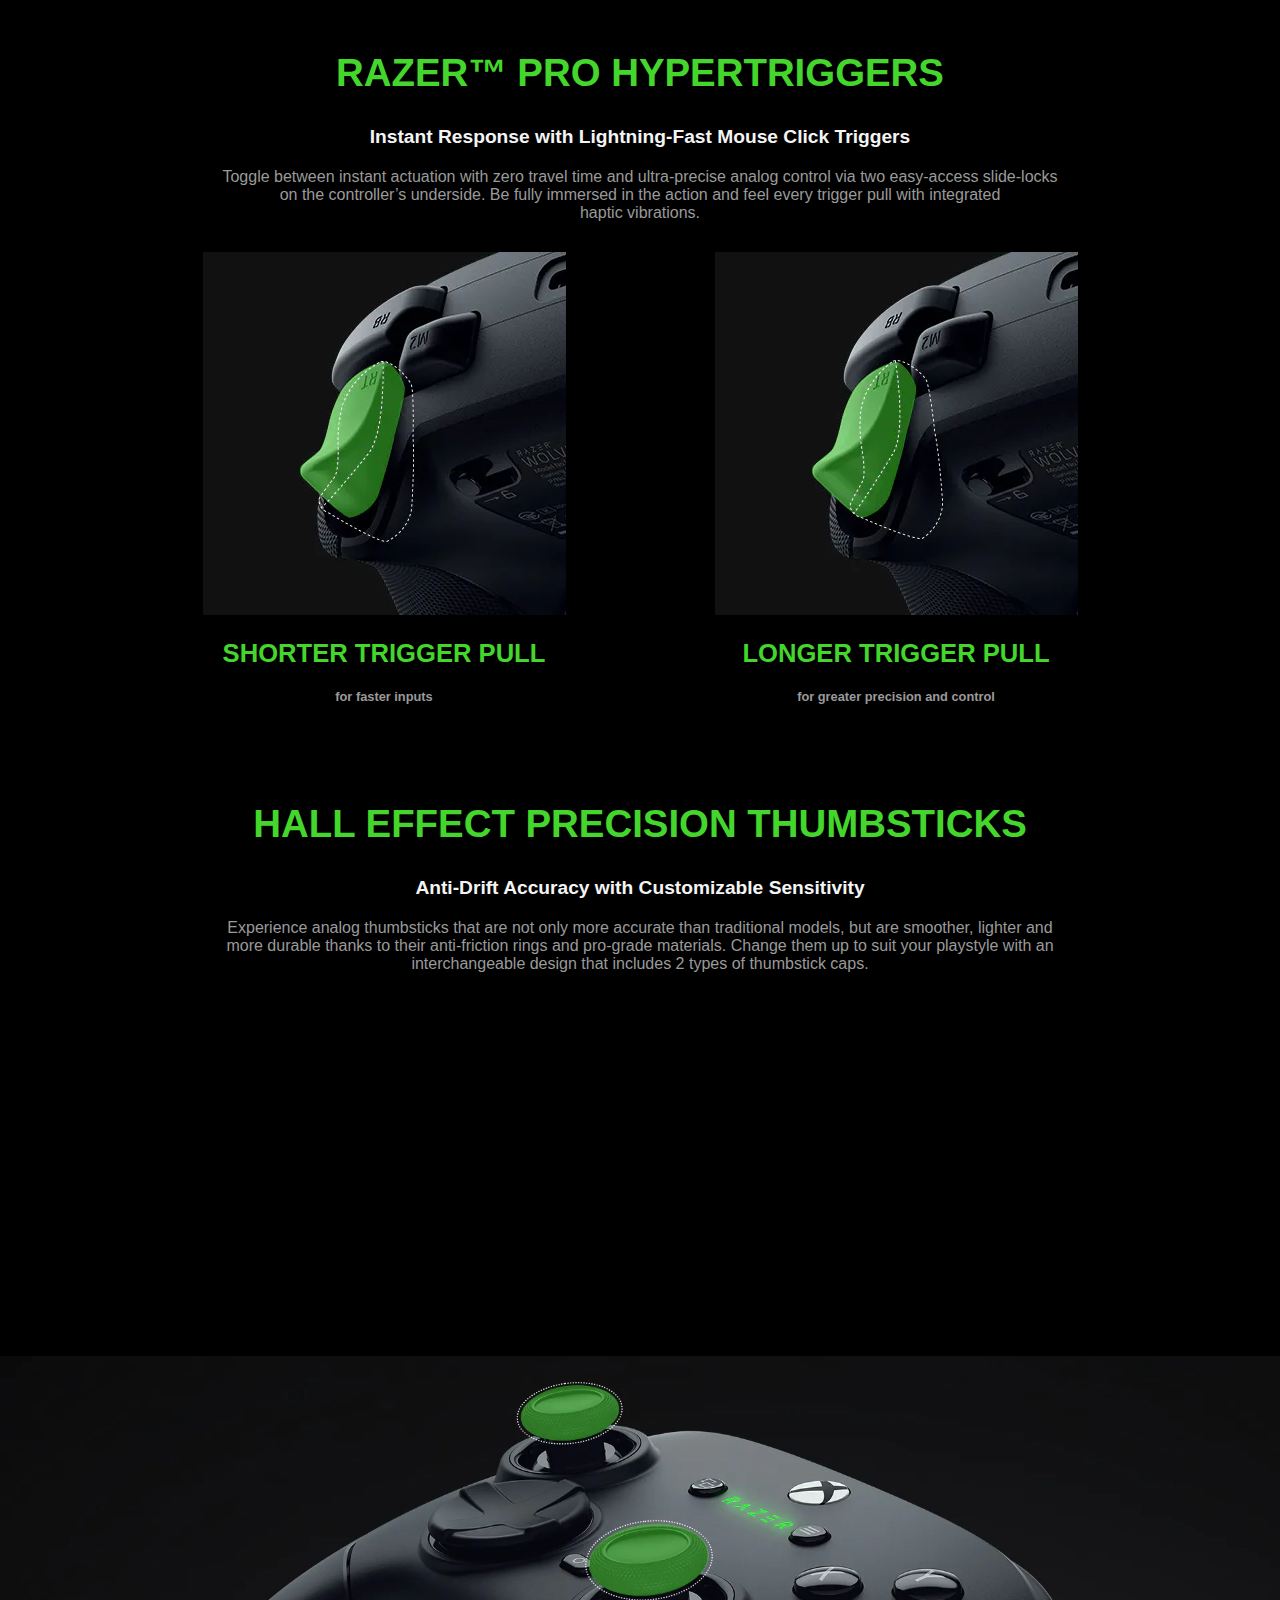
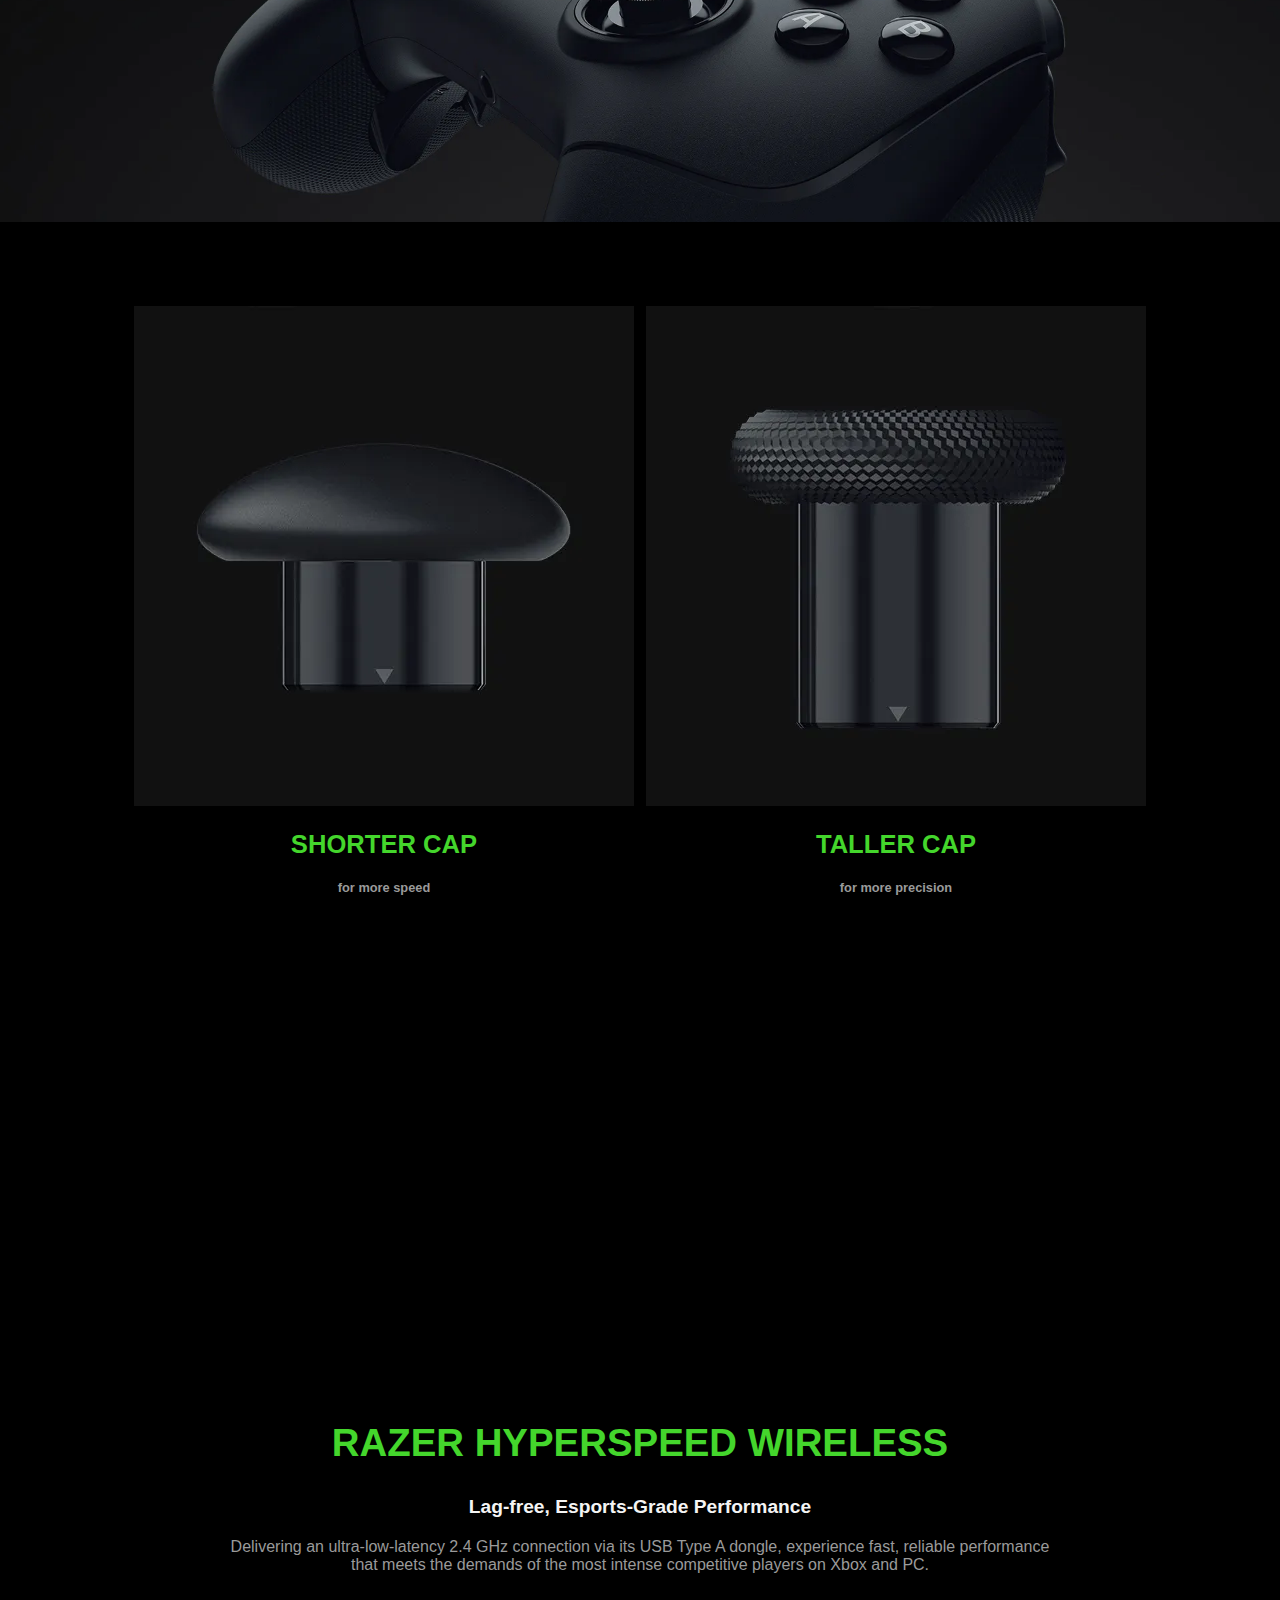
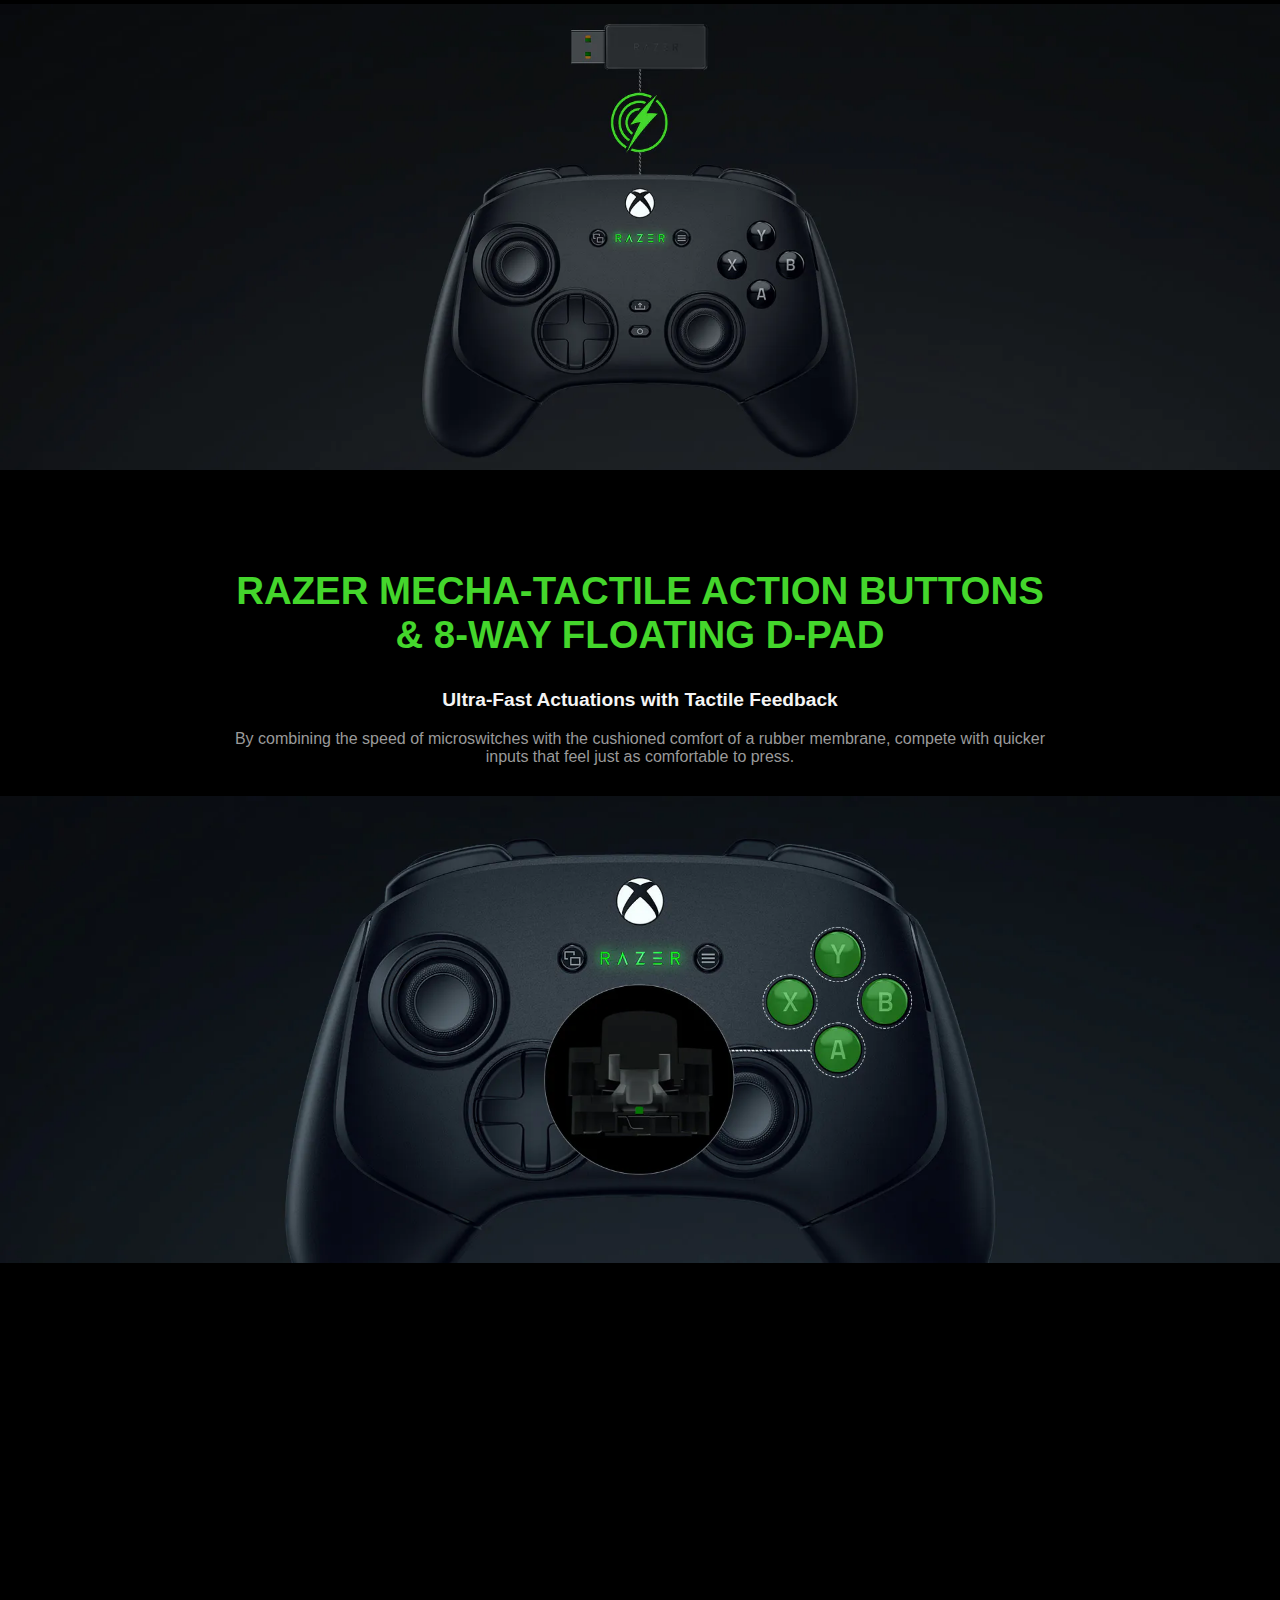
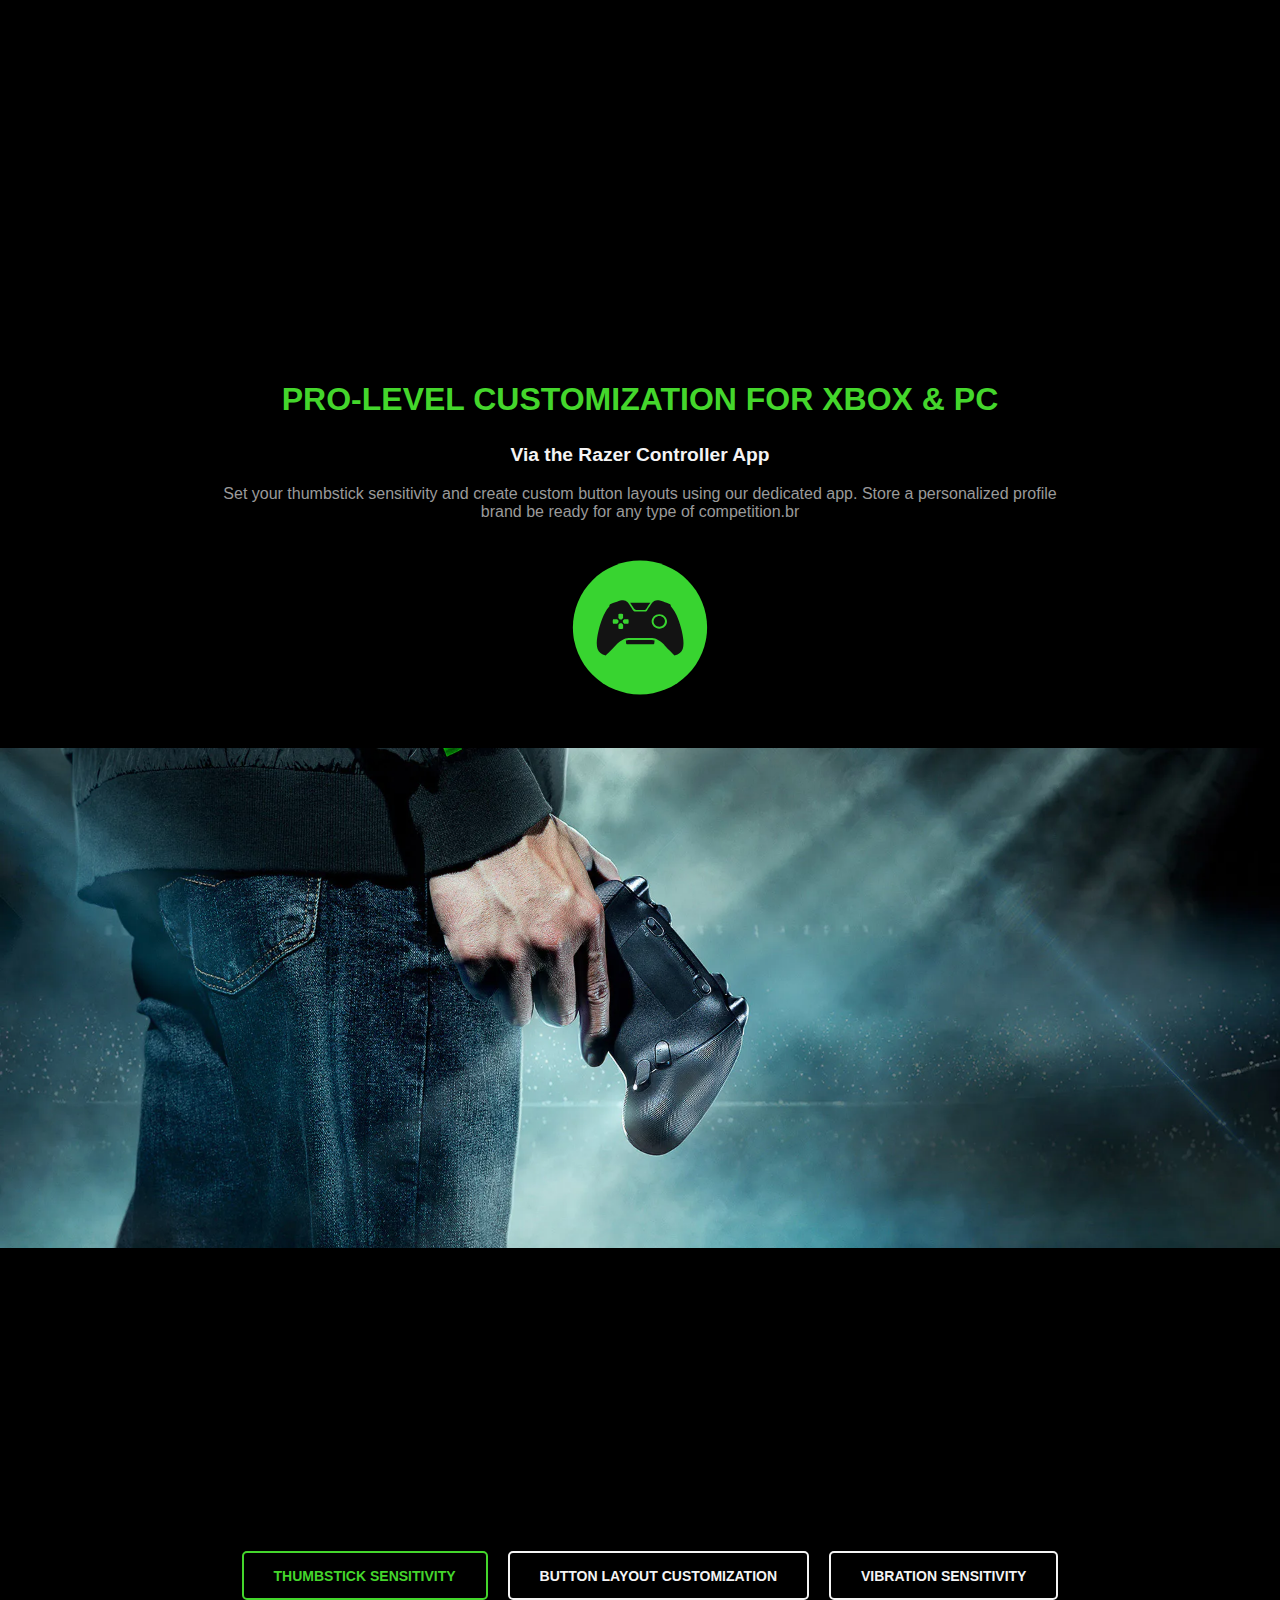
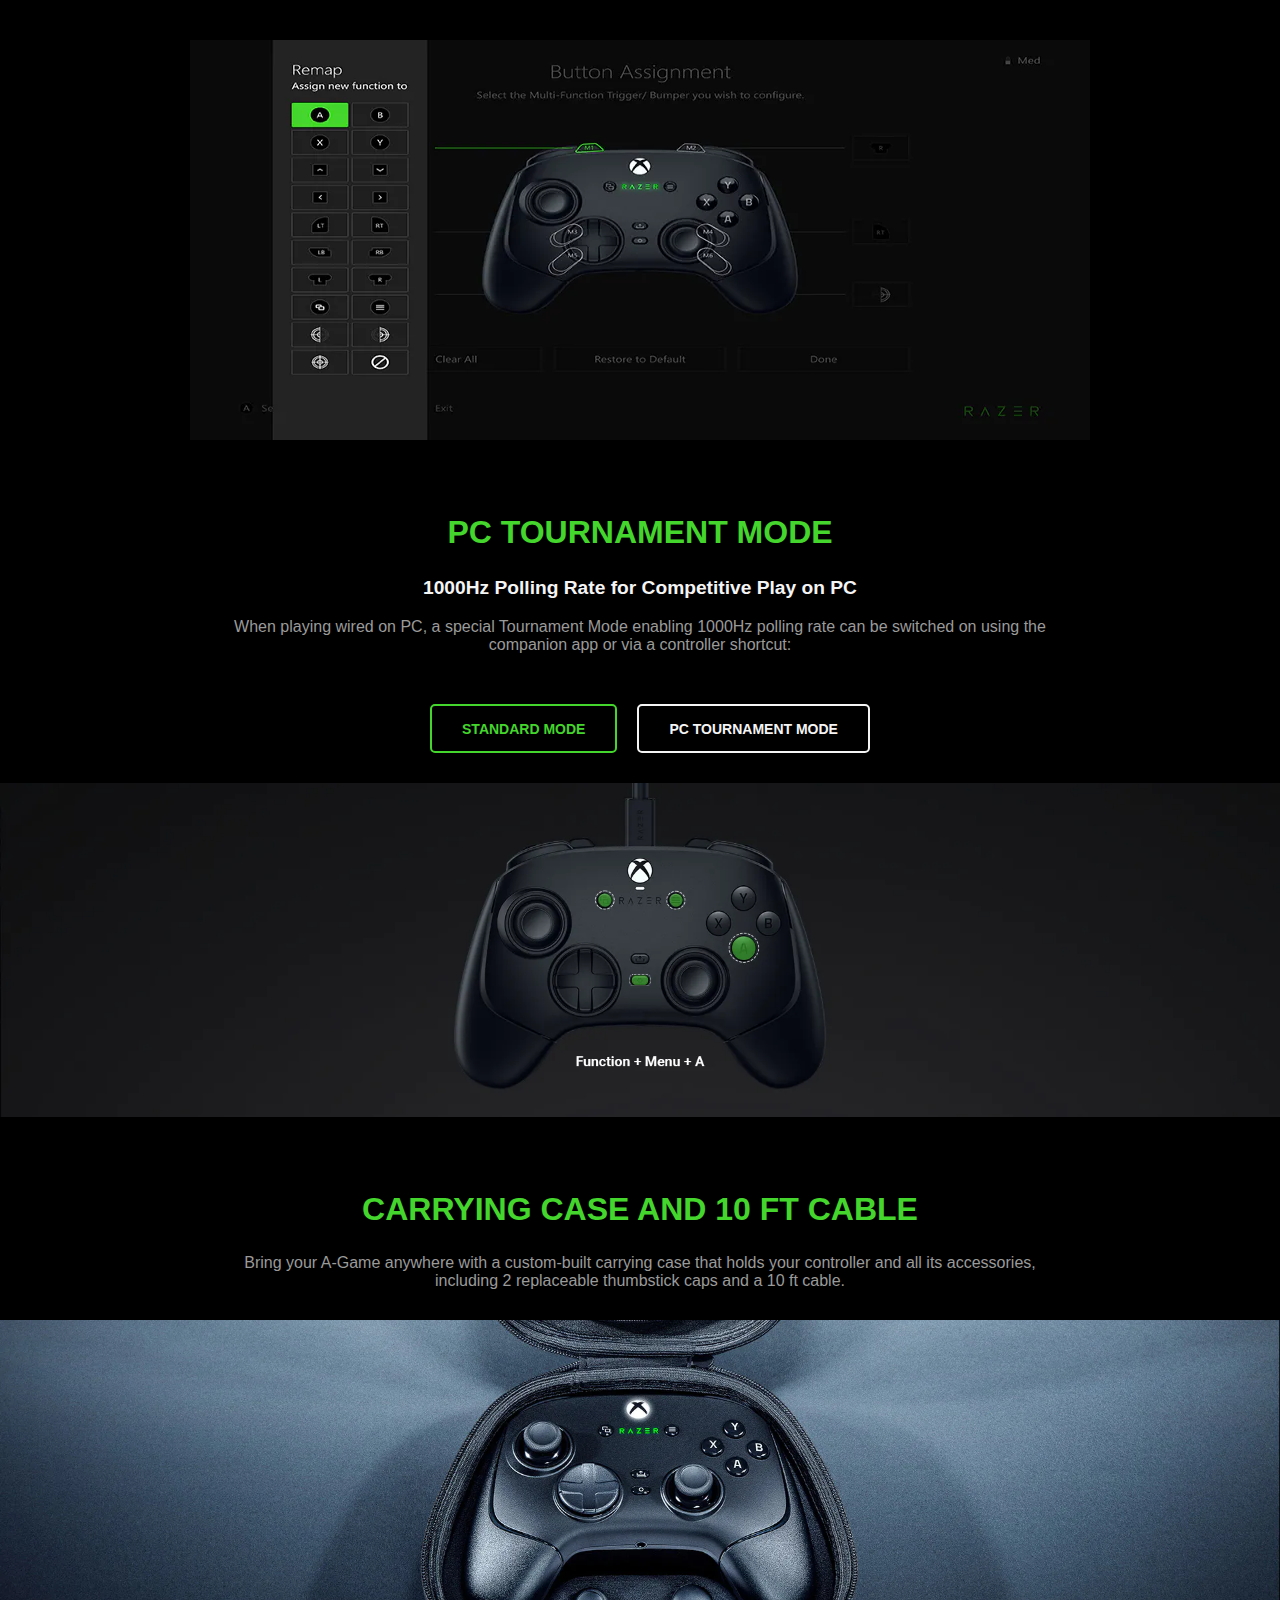
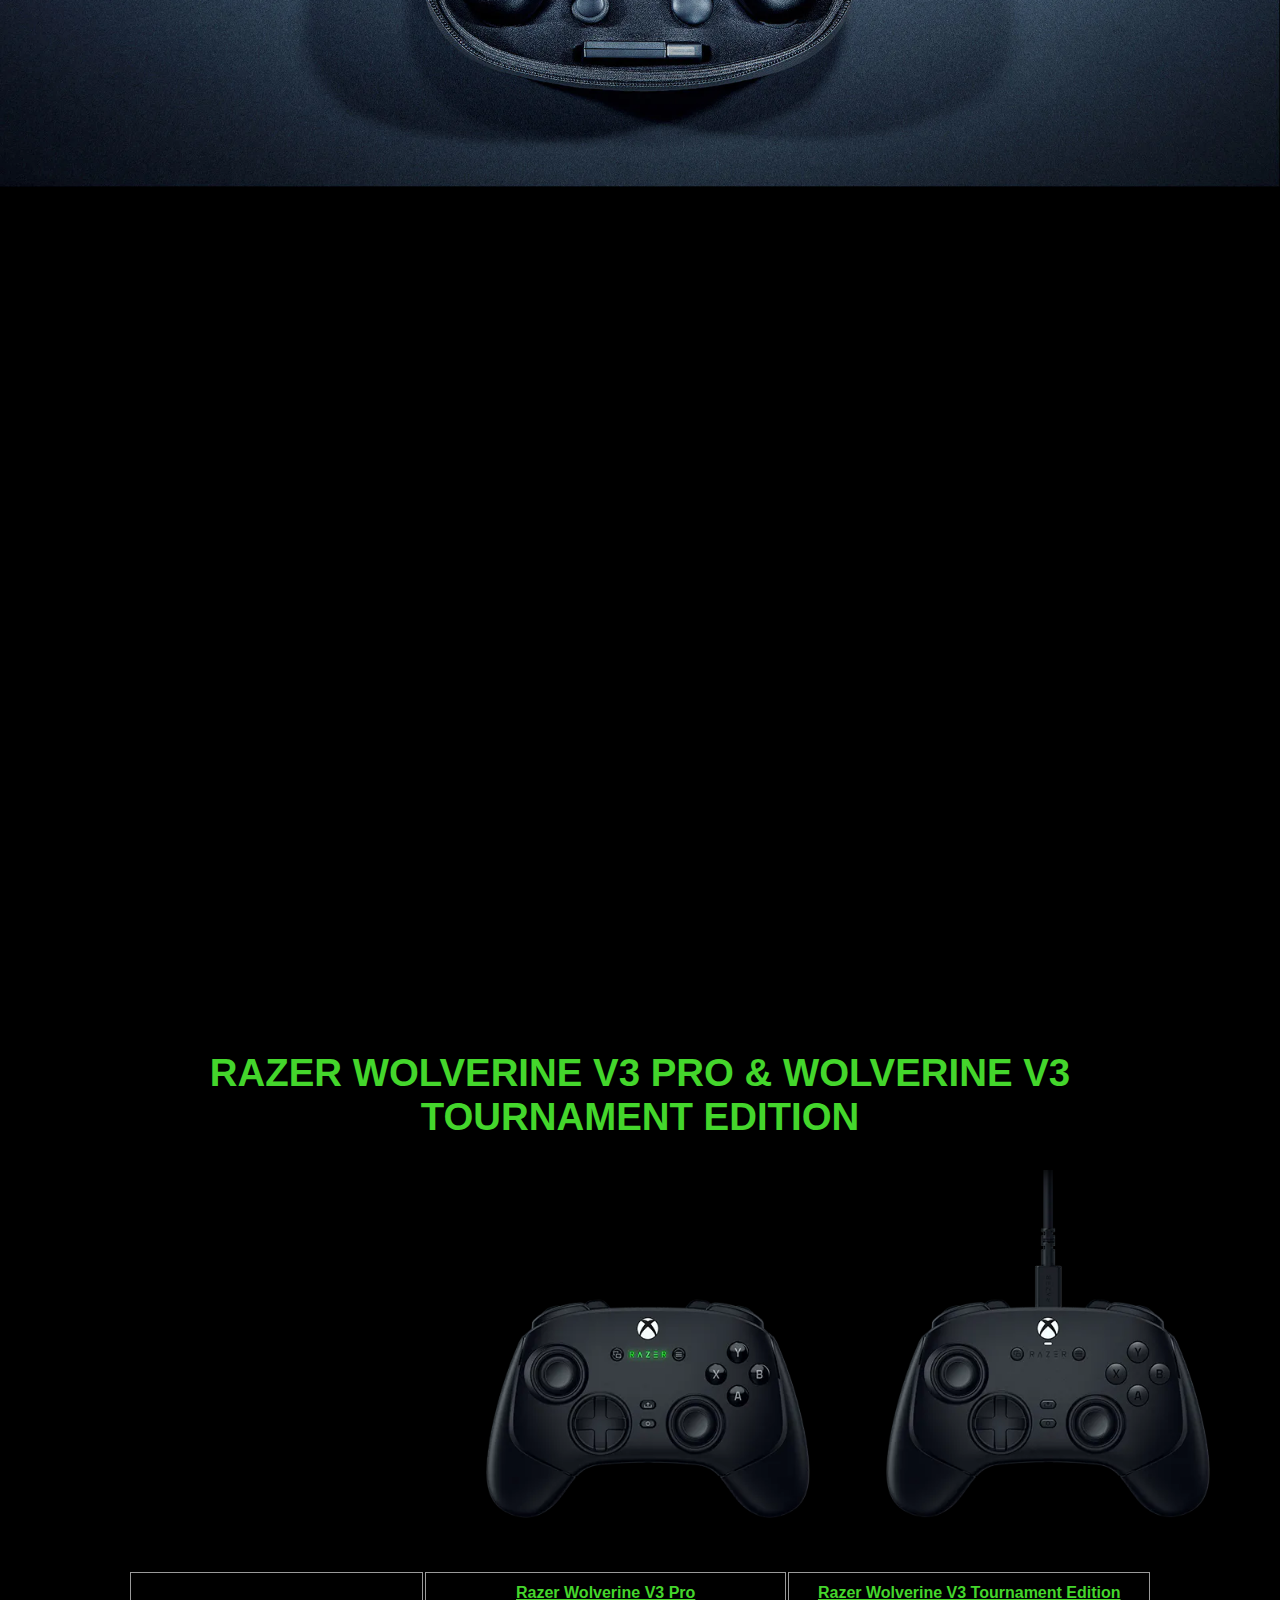
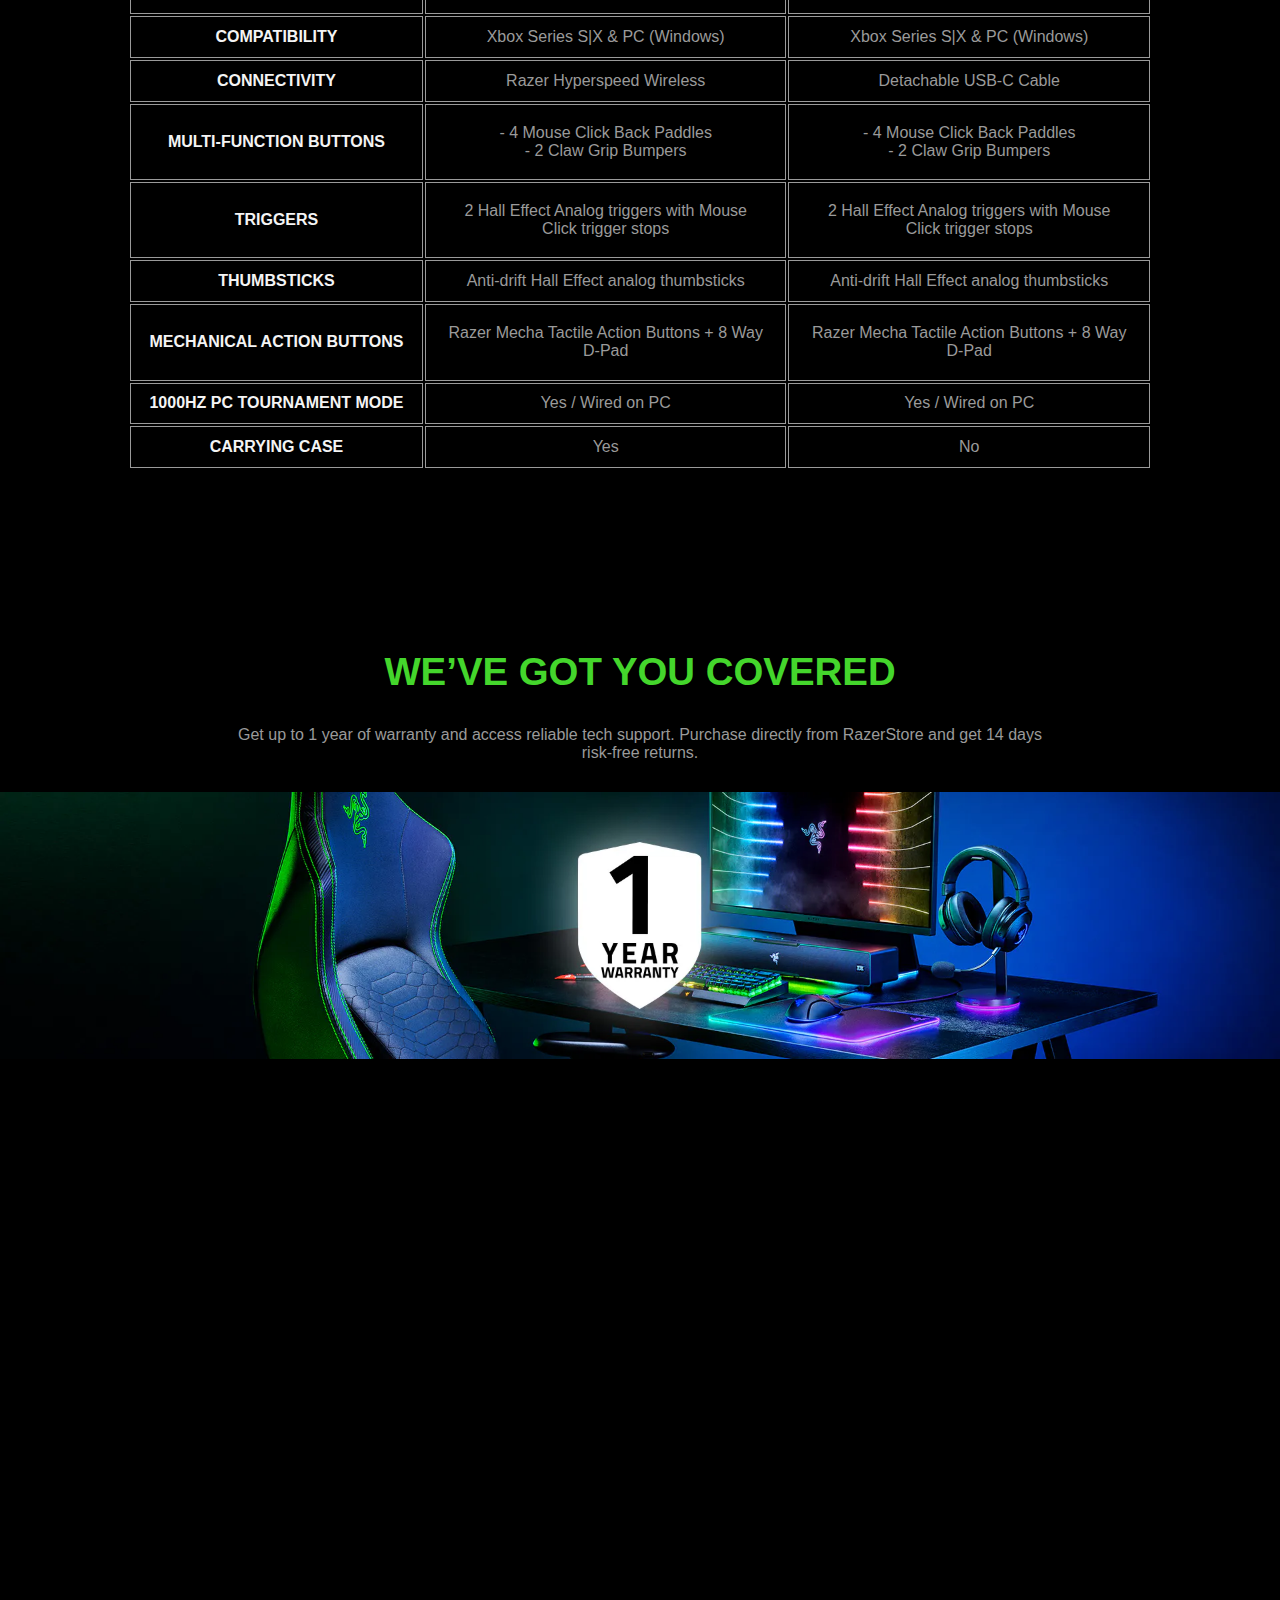
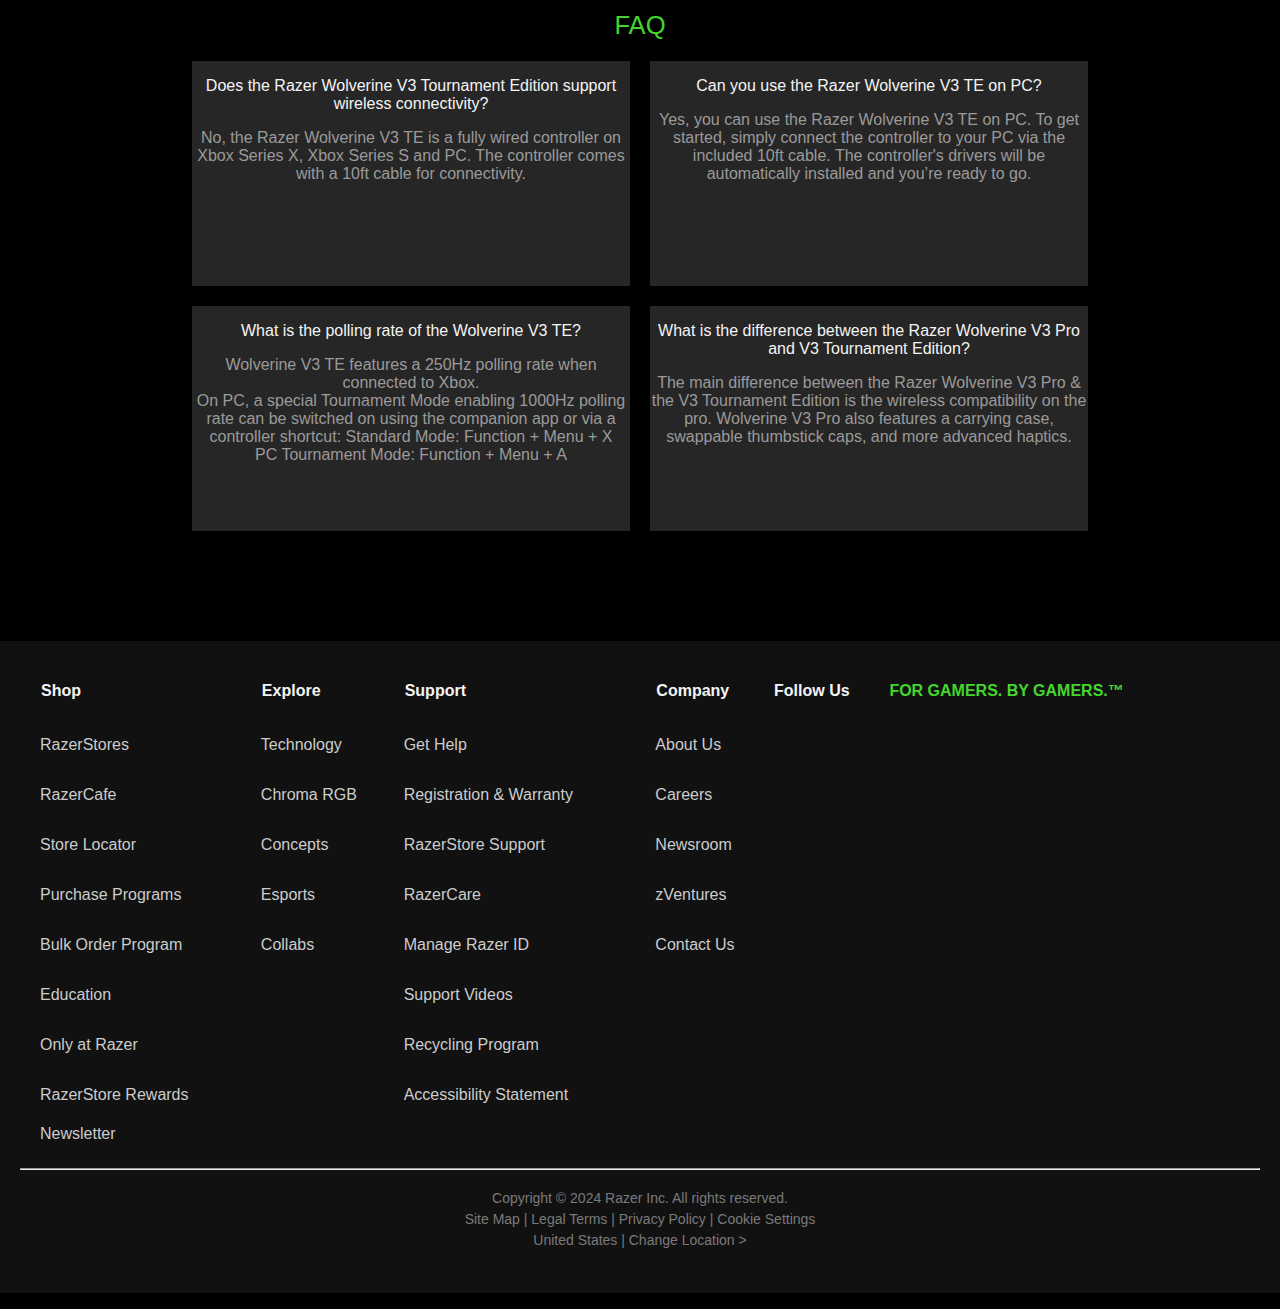
<file: practice.html>
<!DOCTYPE html>
<html lang="en">

<head>
    <meta charset="UTF-8">
    <meta name="viewport" content="width=device-width, initial-scale=1.0">
    <title>Razer Wolverine V3 Tournament Edition Gaming Controller | Razer United States</title>
    <link rel="icon" type="image/x-icon" href="favicon.ico">
    <link rel="stylesheet" href="index.css">
    <style>
        body{
    box-sizing: border-box;
    margin: 0;
    background-color: #000000;
    padding: 0;
    font-family: "Titillium Web", Arial, Helvetica, sans-serif;
}
#img1{
   margin-left: 80px;
   margin-bottom: 16px;
    height:5vh;
}
.head{
    margin-top: -16px;
    padding-top: 10px;
    background-color: #000000;
    height: 9vh
}
.head ul {
    margin-left: 20px;
    display: flex;
    gap: 80px;
    list-style: none;
    color: #ffffffe5;
}
.head ul li{
    margin-top: 10px;
}

.color{
    background-color: #44d62c;
    height: 2px;
}
.contain{
    height: 30px;
    padding-top: 12px;
    text-align: center;
    background-color:#686666;
    color: #f4f4f4;
}

#image1{
    width: 100%;
}
.contain2{
    margin-top: 50px;
    height: 60vh;
    text-align: center;
}
.maintitle{
    color: #44d62c;
    font-size: 4em;
}
.title{
    color: #f4f4f4;
    font-weight: lighter;
}
.contain2 p{
    color: #9a9a9a;
    font-size: 1.1rem ;  
}
#image2{
    width: 8vw;
    height: 13vh;
}
.contain3{
    margin-top: 30px;
    height: 90vh;
    text-align: center;
}
.contain4{
    margin-top: 30px;
    height: 90vh;
    text-align: center;
    color: #9a9a9a;
    margin-bottom: 35vh;
}
.contain4 h2{
    text-transform: uppercase;
    color: #44d62c;
    font-size:3vw;
}
.contain4 h3{
    color: #f4f4f4;
    font-size: 1.5vw;
}
#image3{
    margin-top: 30px;
    width: 100%;
}
.contain5{
    height: 145vh;
    text-align: center;
    color: #9a9a9a;
}
.contain5 h2{
    margin-top: 20px;
    font-size:3vw;
    text-transform: uppercase;
    color: #44d62c;
}
.contain5 h3{
    color: #f4f4f4;
    font-size: 1.5vw;
}
.imagefold{
    margin-top: 30px;
    display: flex;
    margin-bottom: 85px;
}
.imagefirst{
    width: 50%;
    margin-left: 10vw;
}
.imagefirst h2{
    margin-top: 20px;
    font-size:2vw;
    text-transform: uppercase;
    color: #44d62c;
}
.imagefirst h3{
    color: #9a9a9a;
    font-size: 1vw;
}
.imagesecond{
    width: 50%;
    margin-right: 10vw;
}
.imagesecond h2{
    margin-top: 20px;
    font-size:2vw;
    color: #44d62c;
    text-transform: uppercase;
}
.imagesecond h3{
    color: #9a9a9a;
    font-size: 1vw;
}
#image6{
    width: 100%;
    margin-bottom: 50px;
}
.contain6{
    height: 145vh;
    text-align: center;
    color: #9a9a9a;
    margin-bottom: 40vh;
}
.contain7{
    height: 160vh;
    text-align: center;
    color: #9a9a9a;
}
.contain7 h2{
    margin-top: 20px;
    font-size:3vw;
    color: #44d62c;
    text-transform: uppercase;
}
.contain7 h3{
    color: #f4f4f4;
    font-size: 1.5vw;
}
#image7,#image8
{
    margin-top: 30px;
    width: 100%;
    margin-bottom: 75px;
}

.contain8{
    margin-top: 80vh;
    height: 160vh;
    text-align: center;
    color: #9a9a9a;
}
.contain8 h2{
    margin-top: 20px;
    font-size:2.5vw;
    text-transform: uppercase;
    color: #44d62c;
}
.contain8 h3{
    color: #f4f4f4;
    font-size: 1.5vw;
}
#image9
{
    margin-top: 30px;
    width: 12vw;
    height: 17vh;
}
.part{
    margin-left: 20px;
    margin-top: -30vh;
    display: flex;
    justify-content: center;
    margin-bottom: 40px;
    gap: 20px;
}
.first{
    border: 2px solid #44d62c;
    color: #44d62c;
    border-radius: 5px;
    height: 15px;
    padding: 15px 30px;
    font-size: 14px;
    text-transform: uppercase;
    cursor: pointer;
}
.second,.third{
    color: #f4f4f4;
    border: 2px solid #f4f4f4;
    border-radius: 5px;
    height: 15px;
    padding: 15px 30px;
    font-size: 14px;
    text-transform: uppercase;
    cursor: pointer;
}
.contain9
{
    height: 250vh;
    text-align: center;
    color: #9a9a9a;
}
#image10{
    width: 100%;
    height: 500px;
    margin-top: 40px;
}
#image11{
    width: 900px;
    height: 500px;

}
.contain9 h2{
    margin-top: 20px;
    font-size:2.5vw;
    text-transform: uppercase;
    color: #44d62c;
}
.contain9 h3{
    color: #f4f4f4;
    font-size: 1.5vw;
}
.part2{
    margin-left: 20px;
    display: flex;
    margin-top: 50px;
    justify-content: center;
    gap: 20px;
}
#image11{
    width: 900px;
    height: 400px;
    margin-bottom: 50px;
}
#image12{
    width: 100%;
    margin-top: 30px;
    margin-bottom: 50px;
}
.contain10
{
    margin-top: 50vh;
    height: 190vh;
    text-align: center;
    color: #9a9a9a;
}
.contain10 h2{
    margin-top: 20px;
    font-size:3vw;
    text-transform: uppercase;
    color: #44d62c;
}
.contain10 h3{
    color: #f4f4f4;
    font-size: 1.5vw;
}
#image13{
    width: 100%;
   height: 500px;
}
.imagefold2
{
    margin-left: 35vw;
    display: flex;
}
.image13{
    width: 400px;
    height: 400px;
}
.table1{
    height: 500px;
    width: 80%;
    margin-left: 10vw;
    box-sizing: border-box;
    margin-bottom: 20vh;
}
.table1 th, .table1 tr, .table1 td {
    text-align: center;
    border: solid #9a9a9a;
    border-width:0.1px;
}
.row{
    color: #f4f4f4;
    text-transform: uppercase;
    font-weight: bold;
    
}
.rowcol{
    color: #44d62c;
     
    text-decoration: underline;
}
#image14{
    margin-top: 30px;
    width: 100%;
}
.contain11 h2{
    font-size:2vw;
    text-transform: uppercase;
    text-align: center;
    font-weight:normal;
    color: #44d62c;
}
.contain11
{
    margin-top: 50vh;
    height: 70vh;
    text-align: center;
    color: #9a9a9a;
}
.fold1{
    display: flex;
    margin-bottom: 20px;
    gap:20px ;
}
.fold2{
    display: flex;
    gap:20px ;
}
.one{
    width: 50%;
    height: 25vh;
    margin-left: 15vw;
    background-color: #272626;
}
.fold1 p,.fold2 p {
    color: #f4f4f4;
}
.two{
    width: 50%; 
    height: 25vh;
    margin-right: 15vw;
    background-color: #272626;
}

.footer {
    background-color: #111;
    padding: 40px 20px;
    color: #f4f4f4;
}

.table-container {
    width: 100%;
    max-width: 1200px;
    margin: 0 auto;
}

.table2 {
    width: 100%;
    border-collapse: collapse;
    text-align: left;
    margin-bottom: 20px;
}

.table2 th {
    color: #f4f4f4;
    padding-bottom: 20px;
}

.table2 td {
    padding: 5px 0;
    color: #cccccc;
}

.table2 td i {
    font-size: 20px;
    color: #fff;
}
.footer-bottom {
    text-align: center;
    color: #7a7a7a;
    font-size: 14px;
    margin-top: 20px;
}

.footer-bottom p {
    margin: 5px 0;
}

.footer-bottom p a {
    color: #7a7a7a;
    text-decoration: none;
    margin: 0 5px;
}
th,tr,td{
    border: none;
}
hr{
    color: #686666;
    background-color:#686666;
}
.head2 {
    background-color: #171717;
    color: white;
    height: 6vh;
    padding: 10px 20px;
    display: flex;
    justify-content: right;
    align-items: center;
}

.btn2{
    background-color:#44d62c;
    height: 5vh;
    width: 4vw;
    border-radius: 6px;
    margin-right: 5vw;
    color: #000000;
    
}
.btn1{
    height: 5vh;
    width: 6vw;
    color: #7a7a7a;
    border: none;
    background-color:  #171717;
}
.btn{
    height: 5vh;
    width: 5vw;
    color: #f4f4f4;
    font-weight: bold;
    text-align: right;
    background-color:  #171717;
    border: none;
}
.logo{
    margin-top: 15px;
    padding-bottom: 20px;
    margin-right: 57vw;
}
 .btn1:hover{
    color: #44d62c;
}
.facebook,
.insta,
.thread,
.twitter,
.tiktok,
.youtube,
.twitch,
.discord {
    display: block;
    width: 30px;
    height: 30px;
    margin-bottom: 10px;
    border-radius: 50%;
    line-height: 40px;
    text-align: center;
    color: white;
    background-color: #111;
    font-size: 20px;
    text-decoration: none;
    transition: transform 0.3s;
    margin-left: 45px;
}

.social-icon:hover {
    transform: scale(1.1);
}

.facebook {
    background-image: url(https://assets2.razerzone.com/images/phoenix/SM0001-facebook-grey.svg) !important;
}

.insta {
    background-image: url(https://assets2.razerzone.com/images/phoenix/SM0003-instagram-grey.svg) !important;
}

.thread {
    background-image: url(https://assets2.razerzone.com/images/phoenix/SM0018-threads-grey.svg) !important;
}

.twitter {
    background-image: url(https://assets2.razerzone.com/images/phoenix/SM0005-twitter-grey.svg) !important;
}

.youtube {
    background-image: url(https://assets2.razerzone.com/images/phoenix/SM0008-youtube-grey.svg) !important;
}

.tiktok {
    background-image: url(https://assets2.razerzone.com/images/phoenix/SM0014-tiktok-grey.svg) !important;
}

.twitch {
    background-image: url(https://assets2.razerzone.com/images/phoenix/SM0009-twitch-grey.svg) !important;
}

.discord {
    background-image: url(https://assets2.razerzone.com/images/phoenix/SM0015-discord-grey.svg) !important;
}
@media (max-width: 767px) {
    .head ul {
        flex-direction: column;
        gap: 10px;
    }

    .head ul li {
        text-align: center;
    }

    .color {
        display: none;
    }

    .contain {
        padding: 10px;
    }

    .contain2,
    .contain3,
    .contain4,
    .contain5,
    .contain6,
    .contain7,
    .contain8,
    .contain9,
    .contain10,
    .contain11 {
        padding: 0 10px;
    }

    .contain2 p,
    .contain4 h2,
    .contain4 h3,
    .contain5 h2,
    .contain5 h3,
    .contain6 h2,
    .contain6 h3,
    .contain7 h2,
    .contain7 h3,
    .contain8 h2,
    .contain8 h3,
    .contain9 h2,
    .contain9 h3,
    .contain10 h2,
    .contain10 h3,
    .contain11 h2,
    .contain11 h3 {
        text-align: center;
    }

    .contain2 {
        margin-bottom: 30px;
    }

    .contain3,
    .contain4,
    .contain5,
    .contain6,
    .contain7,
    .contain8,
    .contain9,
    .contain10,
    .contain11 {
        margin-top: 20px;
    }

    .contain4 {
        margin-bottom: 40px;
    }

    .contain5 .imagefold,
    .contain7 .imagefold2 {
        flex-direction: column;
    }

    .contain5 .imagefirst,
    .contain5 .imagesecond,
    .contain7 .image13 {
        width: 100%;
    }

    .contain8 {
        margin-top: 50px;
    }

    .contain10 {
        margin-top: 30px;
    }

    .table1 {
        width: 100%;
    }

    .table1 th,
    .table1 tr,
    .table1 td {
        padding: 10px;
    }

    .footer {
        padding: 20px;
    }

    .footer-bottom {
        padding: 10px;
    }

    /* added styles for footer responsiveness */
    .footer {
        flex-direction: column;
        align-items: center;
    }

    .footer ul {
        flex-direction: column;
        gap: 10px;
    }

    .footer li {
        text-align: center;
    }

    .footer a {
        font-size: 14px;
    }

    .footer-bottom {
        text-align: center;
    }

    .footer-bottom p {
        font-size: 12px;
    }

    .footer-social {
        justify-content: center;
    }

    .footer-social a {
        margin: 0 10px;
    }
}
    </style>
</head>

<body>
    <div class="head">
        <ul>
            <img id="img1" src="razer-ths-logo.svg" alt="">
            <li>Store</li>
            <li>PC</li>
            <li>Console</li>
            <li>Mobile</li>
            <li>Lifestyle</li>
            <li>Gold</li>
            <li>Community</li>
            <li>Support</li>
            <li><svg xmlns="http://www.w3.org/2000/svg" height="24px" viewBox="0 -960 960 960" width="24px"
                    fill="#e8eaed">
                    <path
                        d="M784-120 532-372q-30 24-69 38t-83 14q-109 0-184.5-75.5T120-580q0-109 75.5-184.5T380-840q109 0 184.5 75.5T640-580q0 44-14 83t-38 69l252 252-56 56ZM380-400q75 0 127.5-52.5T560-580q0-75-52.5-127.5T380-760q-75 0-127.5 52.5T200-580q0 75 52.5 127.5T380-400Z" />
                </svg></li>
            <li><svg xmlns="http://www.w3.org/2000/svg" height="24px" viewBox="0 -960 960 960" width="24px"
                    fill="#e8eaed">
                    <path
                        d="M280-80q-33 0-56.5-23.5T200-160q0-33 23.5-56.5T280-240q33 0 56.5 23.5T360-160q0 33-23.5 56.5T280-80Zm400 0q-33 0-56.5-23.5T600-160q0-33 23.5-56.5T680-240q33 0 56.5 23.5T760-160q0 33-23.5 56.5T680-80ZM246-720l96 200h280l110-200H246Zm-38-80h590q23 0 35 20.5t1 41.5L692-482q-11 20-29.5 31T622-440H324l-44 80h480v80H280q-45 0-68-39.5t-2-78.5l54-98-144-304H40v-80h130l38 80Zm134 280h280-280Z" />
                </svg></li>
        </ul>
    </div>
    <div class="head2">
        <div class="logo"> Razer Wolverine V3 Pro </div>
        <button class="btn">Overview</button>
        <button class="btn1">Tech Specs</button>
        <button class="btn2">BUY</button>
    </div>
    <div class="color"></div>
    <div class="container">
        <div class="contain">
            <span class="spn1">For a limited time, all orders will enjoy free shipping to the United States. Shop Now
                ></span>
        </div>
        <img id="image1" src="img-1.webp" alt="">
        <div class="contain2">
            <h2 class="title">RAZER WOLVERINE V3 PRO</h2>
            <h2 class="maintitle">FOR THE PRO</h2>
            <p>Stay one step, one shot, and one level above the competition with the Razer Wolverine V3 Pro—the
                <br>definitive wireless esports controller. Officially licensed by Xbox, play like the world’s best on
                console <br>and PC with speed, control, and precision that helps you clutch up for the win.
            </p>
            <img id="image2" src="img-2.webp" alt="">
        </div>
        <div class="contain3">
            <iframe width="100%" height="552" src="https://www.youtube.com/embed/nzeLM1hGOu4"
                title="Razer Wolverine V3 Pro | For the Pro" frameborder="0"
                allow="accelerometer; autoplay; clipboard-write; encrypted-media; gyroscope; picture-in-picture; web-share"
                referrerpolicy="strict-origin-when-cross-origin" allowfullscreen></iframe>
        </div>
        <div class="contain4">
            <h2>
                4 MOUSE CLICK BACK PADDLES <br>
                & 2 CLAW GRIP BUMPERS
            </h2>
            <h3>6 Remappable Buttons to Outplay Them All</h3>
            Enjoy the same ultra-responsive actuation found in our top gaming mice with 4 paddles built into the
            controller's<br> ergonomic, rubberized handles—topped with 2 claw grip bumpers for even more control.

            <img id="image3" src="img-3.webp" alt="">
        </div>

        <div class="contain5">
            <h2>RAZER™ PRO HYPERTRIGGERS</h2>
            <h3>Instant Response with Lightning-Fast Mouse Click Triggers</h3>
            Toggle between instant actuation with zero travel time and ultra-precise analog control via two easy-access
            slide-locks <br> on the controller’s underside. Be fully immersed in the action and feel every trigger pull
            with integrated <br> haptic vibrations.
            <div class="imagefold">
                <div class="imagefirst">
                    <img src="img-4.webp" alt="">
                    <h2>SHORTER TRIGGER PULL</h2>
                    <h3>for faster inputs</h3>
                </div>
                <div class="imagesecond">
                    <img src="img-5.webp" alt="">
                    <h2>LONGER TRIGGER PULL</h2>
                    <h3>for greater precision and control</h3>
                </div>
            </div>
            <h2>HALL EFFECT PRECISION THUMBSTICKS</h2>
            <h3>Anti-Drift Accuracy with Customizable Sensitivity</h3>
            Experience analog thumbsticks that are not only more accurate than traditional models, but are smoother,
            lighter and <br> more durable thanks to their anti-friction rings and pro-grade materials. Change them up to
            suit your playstyle with an <br> interchangeable design that includes 2 types of thumbstick caps.
        </div>
        <div class="contain6">
            <img id="image6" src="img-6.webp" alt="">
            <div class="imagefold">
                <div class="imagefirst">
                    <img src="img-7.webp" alt="">
                    <h2>SHORTER CAP</h2>
                    <h3>for more speed</h3>
                </div>
                <div class="imagesecond">
                    <img src="img-8.webp" alt="">
                    <h2>TALLER CAP</h2>
                    <h3>for more precision</h3>
                </div>
            </div>
        </div>
        <div class="contain7">
            <h2>RAZER HYPERSPEED WIRELESS</h2>
            <h3>Lag-free, Esports-Grade Performance</h3>
            Delivering an ultra-low-latency 2.4 GHz connection via its USB Type A dongle, experience fast, reliable
            performance <br> that meets the demands of the most intense competitive players on Xbox and PC.
            <img id="image7" src="img-9.webp" alt="">
            <h2>RAZER MECHA-TACTILE ACTION BUTTONS <br>
                & 8-WAY FLOATING D-PAD</h2>
            <h3>Ultra-Fast Actuations with Tactile Feedback</h3>
            By combining the speed of microswitches with the cushioned comfort of a rubber membrane, compete with
            quicker <br> inputs that feel just as comfortable to press.
            <img id="image8" src="img-10.webp" alt="">
        </div>
        <div class="contain8">
            <h2>PRO-LEVEL CUSTOMIZATION FOR XBOX & PC</h2>
            <h3>Via the Razer Controller App</h3>
            Set your thumbstick sensitivity and create custom button layouts using our dedicated app. Store a
            personalized profile <br>brand be ready for any type of competition.br
            <br>
            <img id="image9" src="img-11.svg" alt="">
            <img id="image10" src="img-12.webp" alt="">
        </div>
        <div class="contain9">
            <div class="part">
                <div class="first">
                    <center><b>THUMBSTICK SENSITIVITY</b></center>
                </div>
                <div class="second">
                    <center><b>BUTTON LAYOUT CUSTOMIZATION</b></center>
                </div>
                <div class="third">
                    <center><b>VIBRATION SENSITIVITY</b></center>
                </div>
            </div>
            <img id="image11" src="img-13.webp" alt="">
            <h2>PC TOURNAMENT MODE</h2>
            <h3>1000Hz Polling Rate for Competitive Play on PC</h3>
            When playing wired on PC, a special Tournament Mode enabling 1000Hz polling rate can be switched on using
            the <br>companion app or via a controller shortcut:
            <div class="part2">
                <div class="first">
                    <center><b>Standard Mode</b></center>
                </div>
                <div class="second">
                    <center><b>PC Tournament Mode</b></center>
                </div>
            </div>
            <img id="image12" src="img-14.webp" alt="">
            <h2>CARRYING CASE AND 10 FT CABLE</h2>
            Bring your A-Game anywhere with a custom-built carrying case that holds your controller and all its
            accessories,<br> including 2 replaceable thumbstick caps and a 10 ft cable.
            <img id="image12" src="img-15.webp" alt="">
        </div>
        <div class="contain10">
            <h2>Razer Wolverine V3 Pro & Wolverine V3 <br>Tournament Edition</h2>
            <div class="imagefold2">
                <img class="image13" src="img-16.webp" alt="">
                <img class="image13" src="img-17.webp" alt="">
            </div>
            <table class="table1">
                <tr>
                    <th class="row"></th>
                    <th class="rowcol">Razer Wolverine V3 Pro</th>
                    <th class="rowcol">Razer Wolverine V3 Tournament Edition</th>
                </tr>
                <tr>
                    <td class="row">Compatibility</td>
                    <td>Xbox Series S|X & PC (Windows)</td>
                    <td>Xbox Series S|X & PC (Windows)</td>
                </tr>
                <tr>
                    <td class="row">Connectivity</td>
                    <td>Razer Hyperspeed Wireless</td>
                    <td>Detachable USB-C Cable</td>
                </tr>
                <tr>
                    <td class="row">Multi-Function Buttons</td>
                    <td>- 4 Mouse Click Back Paddles <br>
                        - 2 Claw Grip Bumpers</td>
                    <td>- 4 Mouse Click Back Paddles <br>
                        - 2 Claw Grip Bumpers</td>
                </tr>
                <tr>
                    <td class="row">Triggers</td>
                    <td>2 Hall Effect Analog triggers with Mouse <br> Click trigger stops</td>
                    <td>2 Hall Effect Analog triggers with Mouse <br>Click trigger stops</td>
                </tr>
                <tr>
                    <td class="row">Thumbsticks</td>
                    <td>Anti-drift Hall Effect analog thumbsticks</td>
                    <td>Anti-drift Hall Effect analog thumbsticks</td>
                </tr>
                <tr>
                    <td class="row">Mechanical Action Buttons</td>
                    <td>Razer Mecha Tactile Action Buttons + 8 Way <br> D-Pad</td>
                    <td>Razer Mecha Tactile Action Buttons + 8 Way <br>D-Pad</td>
                </tr>
                <tr>
                    <td class="row">1000Hz PC Tournament Mode</td>
                    <td>Yes / Wired on PC</td>
                    <td>Yes / Wired on PC</td>
                </tr>
                <tr>
                    <td class="row">Carrying Case</td>
                    <td>Yes</td>
                    <td>No</td>
                </tr>
            </table>
            <h2>We’ve Got You Covered</h2>
            Get up to 1 year of warranty and access reliable tech support. Purchase directly from RazerStore and get 14
            days <br>risk‑free returns.
            <img id="image14" src="img-18.webp" alt="">
        </div>
        <div class="contain11">
            <h2>FAQ</h2>
            <div class="fold1">
                <div class="one">
                    <p>Does the Razer Wolverine V3 Tournament Edition support wireless connectivity?</p>
                    No, the Razer Wolverine V3 TE is a fully wired controller on Xbox Series X, Xbox Series S and PC.
                    The controller comes with a 10ft cable for connectivity.
                </div>
                <div class="two">
                    <p>Can you use the Razer Wolverine V3 TE on PC?</p>
                    Yes, you can use the Razer Wolverine V3 TE on PC. To get started, simply connect the controller to
                    your PC via the included 10ft cable. The controller's drivers will be automatically installed and
                    you’re ready to go.
                </div>
            </div>
            <div class="fold2">
                <div class="one">
                    <p>What is the polling rate of the Wolverine V3 TE?</p>
                    Wolverine V3 TE features a 250Hz polling rate when connected to Xbox. <br>

                    On PC, a special Tournament Mode enabling 1000Hz polling rate can be switched on using the companion
                    app or via a controller shortcut:
                    Standard Mode: Function + Menu + X <br>
                    PC Tournament Mode: Function + Menu + A
                </div>
                <div class="two">
                    <p>What is the difference between the Razer Wolverine V3 Pro and V3 Tournament Edition?</p>
                    The main difference between the Razer Wolverine V3 Pro & the V3 Tournament Edition is the wireless
                    compatibility on the pro. Wolverine V3 Pro also features a carrying case, swappable thumbstick caps,
                    and more advanced haptics.
                </div>
            </div>

        </div>
        <div class="footer">
            <div class="table-container">
                <table class="table2">
                    <tr>
                        <th>Shop</th>
                        <th>Explore</th>
                        <th>Support</th>
                        <th>Company</th>
                        <th>Follow Us</th>
                        <th style="color: #44d62c;">FOR GAMERS. BY GAMERS.™</th>
                    </tr>
                    <tr>
                        <td>RazerStores</td>
                        <td>Technology</td>
                        <td>Get Help</td>
                        <td>About Us</td>
                        <td><a href="#" class="facebook"></a></td>
                    </tr>
                    <tr>
                        <td>RazerCafe</td>
                        <td>Chroma RGB</td>
                        <td>Registration & Warranty</td>
                        <td>Careers</td>
                        <td> <a href="#" class="insta"></a></td>
                    </tr>
                    <tr>
                        <td>Store Locator</td>
                        <td>Concepts</td>
                        <td>RazerStore Support</td>
                        <td>Newsroom</td>
                        <td><a href="#" class="thread"></a></td>
                    </tr>
                    <tr>
                        <td>Purchase Programs</td>
                        <td>Esports</td>
                        <td>RazerCare</td>
                        <td>zVentures</td>
                        <td> <a href="#" class="twitter"></a></td>
                    </tr>
                    <tr>
                        <td>Bulk Order Program</td>
                        <td>Collabs</td>
                        <td>Manage Razer ID</td>
                        <td>Contact Us</td>
                        <td> <a href="#" class="youtube"></a></td>
                    </tr>
                    <tr>
                        <td>Education</td>
                        <td></td>
                        <td>Support Videos</td>
                        <td></td>
                        <td> <a href="#" class="tiktok"></a></td>
                    </tr>
                    <tr>
                        <td>Only at Razer</td>
                        <td></td>
                        <td>Recycling Program</td>
                        <td></td>
                        <td>  <a href="#" class="twitch"></a></td>
                    </tr>
                    <tr>
                        <td>RazerStore Rewards</td>
                        <td></td>
                        <td>Accessibility Statement</td>
                        <td></td>
                        <td><a href="#" class="discord"></a></td>
                    </tr>
                    <tr>
                        <td>Newsletter</td>
                        <td></td>
                        <td></td>
                        <td></td>
                        <td></td>
                    </tr>
                    <tr>
                    </tr>
                </table>
            </div>
            <hr>
            <div class="footer-bottom">
                <p>Copyright © 2024 Razer Inc. All rights reserved.</p>
                <p>Site Map | Legal Terms | Privacy Policy | Cookie Settings</p>
                <p>United States | Change Location ></p>
            </div>
        </div>

    </div>
</body>

</html>
</file>
<file: index.css>
body{
    box-sizing: border-box;
    margin: 0;
    background-color: #000000;
    padding: 0;
    font-family: "Titillium Web", Arial, Helvetica, sans-serif;
}
#img1{
   margin-left: 80px;
   margin-bottom: 16px;
    height:5vh;
}
.head{
    margin-top: -16px;
    padding-top: 10px;
    background-color: #000000;
    height: 9vh;
    align-items: center;
}
.head ul {
    margin-left: 20px;
    display: flex;
    gap: 80px;
    list-style: none;
    color: #ffffffe5;
}
.head ul li:hover{
    color: #fff;
}
.head ul li{
    color: #afaeae;
    margin-top: 10px;
}
.color{
    background-color: #44d62c;
    height: 2px;
    align-items: center;
    position: sticky;
    z-index: 1000;
}
.contain{
    height: 30px;
    padding-top: 12px;
    text-align: center;
    background-color:#686666;
    color: #f4f4f4;
}

#image1{
    width: 100%;
}
.contain2{
    margin-top: 50px;
    height: 60vh;
    text-align: center;
}
.maintitle{
    color: #44d62c;
    font-size: 4em;
}
.title{
    color: #f4f4f4;
    font-weight: lighter;
}
.contain2 p{
    color: #9a9a9a;
    font-size: 1.1rem ;  
}
#image2{
    width: 8vw;
    height: 15vh;
}
.contain3{
    margin-top: 30px;
    height: 90vh;
    text-align: center;
}
.contain4{
    margin-top: 30px;
    height: 90vh;
    text-align: center;
    color: #9a9a9a;
    margin-bottom: 35vh;
}
.contain4 h2{
    text-transform: uppercase;
    color: #44d62c;
    font-size:3vw;
}
.contain4 h3{
    color: #f4f4f4;
    font-size: 1.5vw;
}
#image3{
    margin-top: 30px;
    width: 100%;
}
.contain5{
    height: 145vh;
    text-align: center;
    color: #9a9a9a;
}
.contain5 h2{
    margin-top: 20px;
    font-size:3vw;
    text-transform: uppercase;
    color: #44d62c;
}
.contain5 h3{
    color: #f4f4f4;
    font-size: 1.5vw;
}
.imagefold{
    margin-top: 30px;
    display: flex;
    margin-bottom: 85px;
}
.imagefirst{
    width: 50%;
    margin-left: 10vw;
}
.imagefirst h2{
    margin-top: 20px;
    font-size:2vw;
    text-transform: uppercase;
    color: #44d62c;
}
.imagefirst h3{
    color: #9a9a9a;
    font-size: 1vw;
}
.imagesecond{
    width: 50%;
    margin-right: 10vw;
}
.imagesecond h2{
    margin-top: 20px;
    font-size:2vw;
    color: #44d62c;
    text-transform: uppercase;
}
.imagesecond h3{
    color: #9a9a9a;
    font-size: 1vw;
}
#image6{
    width: 100%;
    margin-bottom: 50px;
}
.contain6{
    height: 145vh;
    text-align: center;
    color: #9a9a9a;
    margin-bottom: 40vh;
}
.contain7{
    height: 160vh;
    text-align: center;
    color: #9a9a9a;
}
.contain7 h2{
    margin-top: 20px;
    font-size:3vw;
    color: #44d62c;
    text-transform: uppercase;
}
.contain7 h3{
    color: #f4f4f4;
    font-size: 1.5vw;
}
#image7,#image8
{
    margin-top: 30px;
    width: 100%;
    margin-bottom: 75px;
}

.contain8{
    margin-top: 80vh;
    height: 160vh;
    text-align: center;
    color: #9a9a9a;
}
.contain8 h2{
    margin-top: 20px;
    font-size:2.5vw;
    text-transform: uppercase;
    color: #44d62c;
}
.contain8 h3{
    color: #f4f4f4;
    font-size: 1.5vw;
}
#image9
{
    margin-top: 30px;
    width: 12vw;
    height: 17vh;
}
.part{
    margin-left: 20px;
    margin-top: -30vh;
    display: flex;
    justify-content: center;
    margin-bottom: 40px;
    gap: 20px;
}
.first{
    border: 2px solid #44d62c;
    color: #44d62c;
    border-radius: 5px;
    height: 15px;
    padding: 15px 30px;
    font-size: 14px;
    text-transform: uppercase;
    cursor: pointer;
}
.second,.third{
    color: #f4f4f4;
    border: 2px solid #f4f4f4;
    border-radius: 5px;
    height: 15px;
    padding: 15px 30px;
    font-size: 14px;
    text-transform: uppercase;
    cursor: pointer;
}
.contain9
{
    height: 250vh;
    text-align: center;
    color: #9a9a9a;
}
#image10{
    width: 100%;
    height: 500px;
    margin-top: 40px;
}
#image11{
    width: 900px;
    height: 500px;

}
.contain9 h2{
    margin-top: 20px;
    font-size:2.5vw;
    text-transform: uppercase;
    color: #44d62c;
}
.contain9 h3{
    color: #f4f4f4;
    font-size: 1.5vw;
}
.part2{
    margin-left: 20px;
    display: flex;
    margin-top: 50px;
    justify-content: center;
    gap: 20px;
}
#image11{
    width: 900px;
    height: 400px;
    margin-bottom: 50px;
}
#image12{
    width: 100%;
    margin-top: 30px;
    margin-bottom: 50px;
}
.contain10
{
    margin-top: 50vh;
    height: 190vh;
    text-align: center;
    color: #9a9a9a;
}
.contain10 h2{
    margin-top: 20px;
    font-size:3vw;
    text-transform: uppercase;
    color: #44d62c;
}
.contain10 h3{
    color: #f4f4f4;
    font-size: 1.5vw;
}
#image13{
    width: 100%;
   height: 500px;
}
.imagefold2
{
    margin-left: 35vw;
    display: flex;
}
.image13{
    width: 400px;
    height: 400px;
}
.table1{
    height: 500px;
    width: 80%;
    margin-left: 10vw;
    box-sizing: border-box;
    margin-bottom: 20vh;
}
.table1 th, .table1 tr, .table1 td {
    text-align: center;
    border: solid #9a9a9a;
    border-width:0.1px;
}
.row{
    color: #f4f4f4;
    text-transform: uppercase;
    font-weight: bold;  
}
.rowcol{
    color: #44d62c;  
    text-decoration: underline;
}
#image14{
    margin-top: 30px;
    width: 100%;
}
.contain11 h2{
    font-size:2vw;
    text-transform: uppercase;
    text-align: center;
    font-weight:normal;
    color: #44d62c;
}
.contain11
{
    margin-top: 50vh;
    height: 70vh;
    text-align: center;
    color: #9a9a9a;
}
.fold1{
    display: flex;
    margin-bottom: 20px;
    gap:20px ;
}
.fold2{
    display: flex;
    gap:20px ;
}
.one{
    width: 50%;
    height: 25vh;
    margin-left: 15vw;
    background-color: #272626;
}
.fold1 p,.fold2 p {
    color: #f4f4f4;
}
.two{
    width: 50%; 
    height: 25vh;
    margin-right: 15vw;
    background-color: #272626;
}

.footer {
    background-color: #111;
    padding: 40px 20px;
    color: #f4f4f4;
}

.table-container {
    width: 100%;
    max-width: 1200px;
    margin: 0 auto;
}

.table2 {
    width: 100%;
    border-collapse: collapse;
    text-align: left;
    margin-bottom: 20px;
}

.table2 th {
    color: #f4f4f4;
    padding-bottom: 20px;
}

.table2 td {
    padding: 5px 0;
    color: #cccccc;
}

.table2 td i {
    font-size: 20px;
    color: #fff;
}
.footer-bottom {
    text-align: center;
    color: #7a7a7a;
    font-size: 14px;
    margin-top: 20px;
}

.footer-bottom p {
    margin: 5px 0;
}

.footer-bottom p a {
    color: #7a7a7a;
    text-decoration: none;
    margin: 0 5px;
}
th,tr,td{
    border: none;
}
hr{
    color: #686666;
    background-color:#686666;
}
.head2 {
    background-color: #171717;
    color: white;
    height: 6vh;
    padding: 10px 20px;
    display: flex;
    justify-content: right;
    align-items: center;
    position: sticky;
    top: 0;
    z-index: 1000;
}
.btn2{
    background-color:#44d62c;
    height: 5vh;
    width: 4vw;
    border-radius: 6px;
    margin-right: 5vw;
    color: #000000;   
}
.btn1{
    height: 5vh;
    width: 6vw;
    color: #7a7a7a;
    border: none;
    background-color:  #171717;
}
.btn{
    height: 5vh;
    width: 5vw;
    color: #f4f4f4;
    font-weight: bold;
    text-align: right;
    background-color:  #171717;
    border: none;
}
.logo{
    margin-top: 15px;
    padding-bottom: 20px;
    margin-right: 57vw;
}
 .btn1:hover{
    color: #44d62c;
}
.facebook,
.insta,
.thread,
.twitter,
.tiktok,
.youtube,
.twitch,
.discord {
    display: block;
    width: 30px;
    height: 30px;
    margin-bottom: 10px;
    border-radius: 50%;
    line-height: 40px;
    text-align: center;
    color: white;
    background-color: #111;
    font-size: 20px;
    text-decoration: none;
    transition: transform 0.3s;
    margin-left: 45px;
}

.social-icon:hover {
    transform: scale(1.1);
}

.facebook {
    background-image: url(https://assets2.razerzone.com/images/phoenix/SM0001-facebook-grey.svg) !important;
}

.insta {
    background-image: url(https://assets2.razerzone.com/images/phoenix/SM0003-instagram-grey.svg) !important;
}

.thread {
    background-image: url(https://assets2.razerzone.com/images/phoenix/SM0018-threads-grey.svg) !important;
}

.twitter {
    background-image: url(https://assets2.razerzone.com/images/phoenix/SM0005-twitter-grey.svg) !important;
}

.youtube {
    background-image: url(https://assets2.razerzone.com/images/phoenix/SM0008-youtube-grey.svg) !important;
}

.tiktok {
    background-image: url(https://assets2.razerzone.com/images/phoenix/SM0014-tiktok-grey.svg) !important;
}

.twitch {
    background-image: url(https://assets2.razerzone.com/images/phoenix/SM0009-twitch-grey.svg) !important;
}

.discord {
    background-image: url(https://assets2.razerzone.com/images/phoenix/SM0015-discord-grey.svg) !important;
}

/* Mobile Styles */

@media only screen and (max-width: 768px) {
    .head {
      flex-direction: column;
      align-items: center;
    }
  
    .head ul {
      flex-direction: column;
      align-items: center;
    }
  
    .head2 {
      flex-direction: column;
      align-items: center;
      
    }
  
    .contain {
      flex-direction: column;
      align-items: center;
    }
  
    .contain2 {
      flex-direction: column;
      align-items: center;
    }
  
    .contain3 {
      flex-direction: column;
      align-items: center;
    }
  
    .contain4 {
      flex-direction: column;
      align-items: center;
    }
  
    .contain5 {
      flex-direction: column;
      align-items: center;
    }
  
    .contain6 {
      flex-direction: column;
      align-items: center;
    }
  
    .contain7 {
      flex-direction: column;
      align-items: center;
    }
  
    .contain8 {
      flex-direction: column;
      align-items: center;
    }
  
    .contain9 {
      flex-direction: column;
      align-items: center;
    }
  
    .contain10 {
      flex-direction: column;
      align-items: center;
    }
  
    .contain11 {
      flex-direction: column;
      align-items: center;
    }
  
    .footer .table-container {
      overflow-x: auto;
    }
  
    .footer table {
      width: 100%;
    }
  
    .footer th, .footer td {
      padding: 10px;
    }
  }
  
  /* Tablet Styles */
  
  @media only screen and (min-width: 769px) and (max-width: 992px) {
    .head {
      flex-direction: row;
      justify-content: space-between;
    }
  
    .head ul {
      flex-direction: row;
      justify-content: space-between;
    }
  
    .head2 {
      flex-direction: row;
      justify-content: space-between;
    }
  
    .contain {
      flex-direction: row;
      flex-wrap: wrap;
      justify-content: center;
    }
  
    .contain2 {
      flex-direction: row;
      flex-wrap: wrap;
      justify-content: center;
    }
  
    .contain3 {
      flex-direction: row;
      flex-wrap: wrap;
      justify-content: center;
    }
  
    .contain4 {
      flex-direction: row;
      flex-wrap: wrap;
      justify-content: center;
    }
  
    .contain5 {
      flex-direction: row;
      flex-wrap: wrap;
      justify-content: center;
    }
  
    .contain6 {
      flex-direction: row;
      flex-wrap: wrap;
      justify-content: center;
    }
  
    .contain7 {
      flex-direction: row;
      flex-wrap: wrap;
      justify-content: center;
    }
  
    .contain8 {
      flex-direction: row;
      flex-wrap: wrap;
      justify-content: center;
    }
  
    .contain9 {
      flex-direction: row;
      flex-wrap: wrap;
      justify-content: center;
    }
  
    .contain10 {
      flex-direction: row;
      flex-wrap: wrap;
      justify-content: center;
    }
  
    .contain11 {
      flex-direction: row;
      flex-wrap: wrap;
      justify-content: center;
    }
  
    .footer .table-container {
      overflow-x: auto;
    }
  
    .footer table {
      width: 100%;
    }
  
    .footer th, .footer td {
      padding: 10px;
    }
  }
</file>
